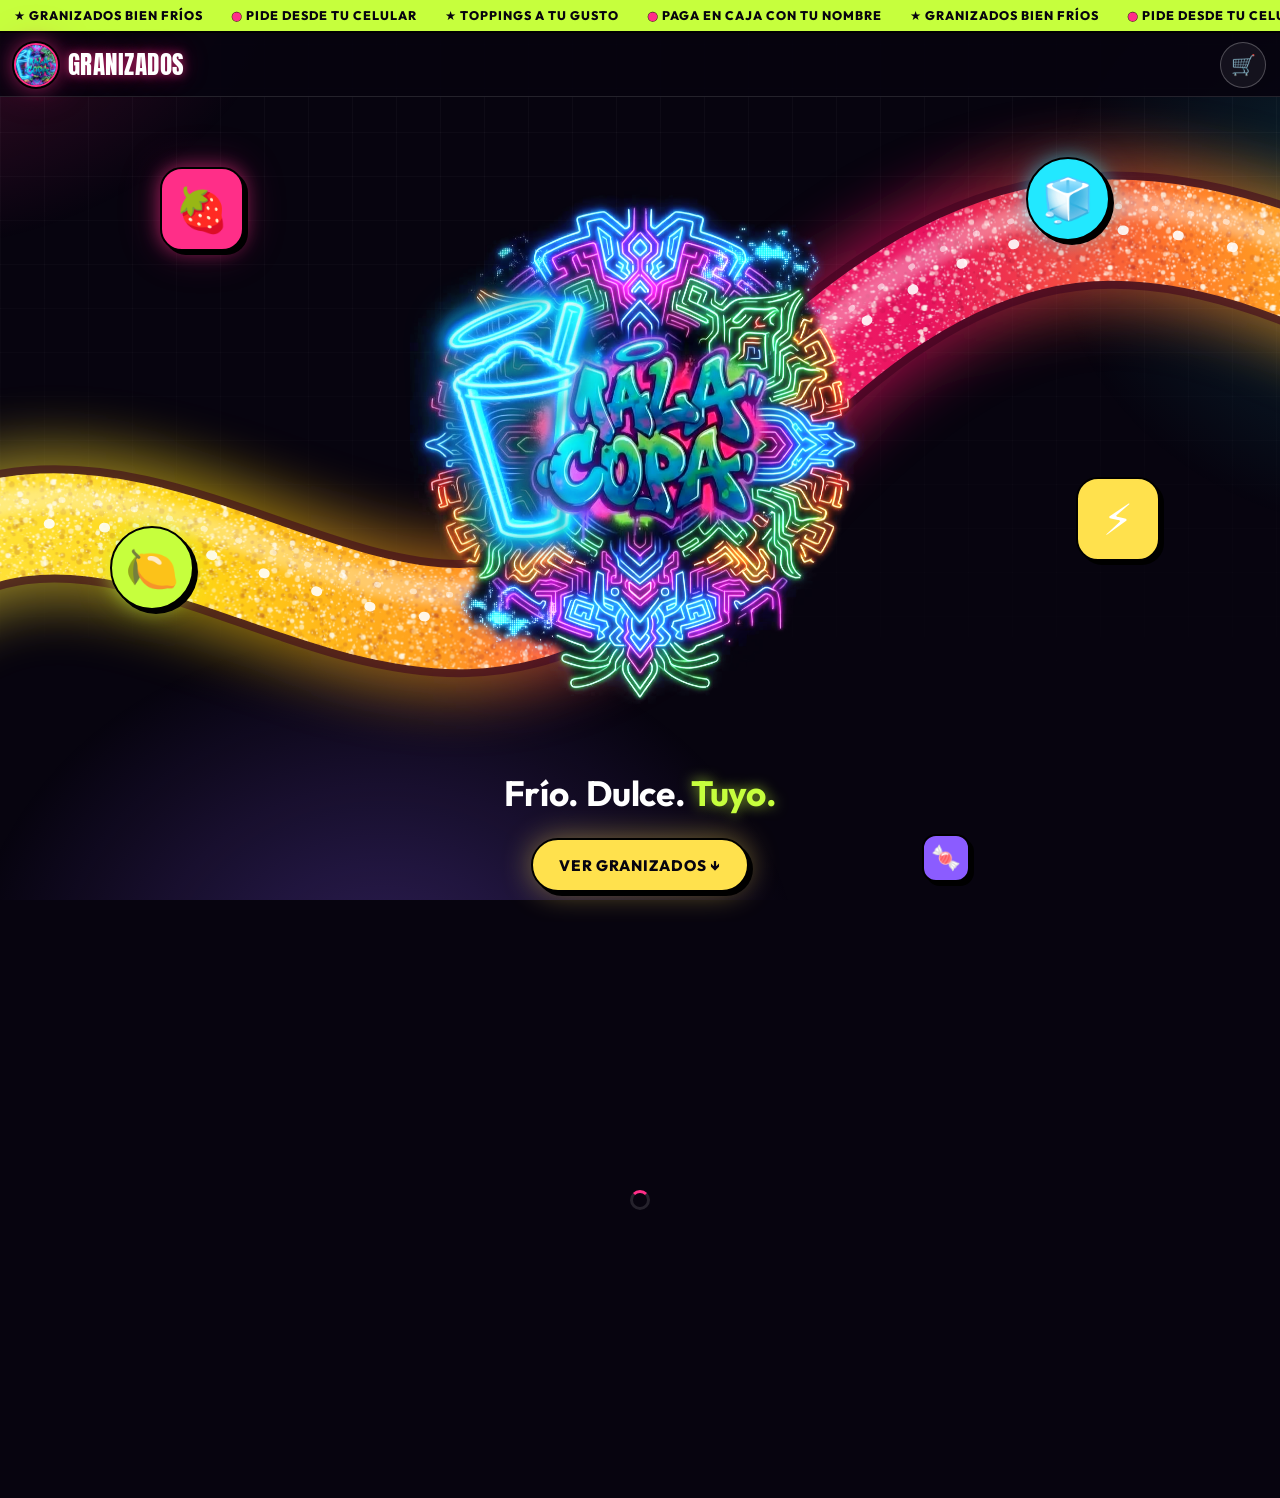
<file: index.html>
<!DOCTYPE html>
<html lang="es">
<head>
  <meta charset="UTF-8">
  <meta name="viewport" content="width=device-width, initial-scale=1">
  <title>Granizados</title>
  <link rel="icon" type="image/png" sizes="64x64" href="img/ala-copa-mark-64.png">
  <!-- La dirección principal del sitio abre el menú de pedidos -->
  <meta http-equiv="refresh" content="0; url=pedidos.html">
  <script>location.replace("pedidos.html" + location.hash);</script>
</head>
<body>
  <p><a href="pedidos.html">Ir al menú de pedidos</a></p>
</body>
</html>
</file>
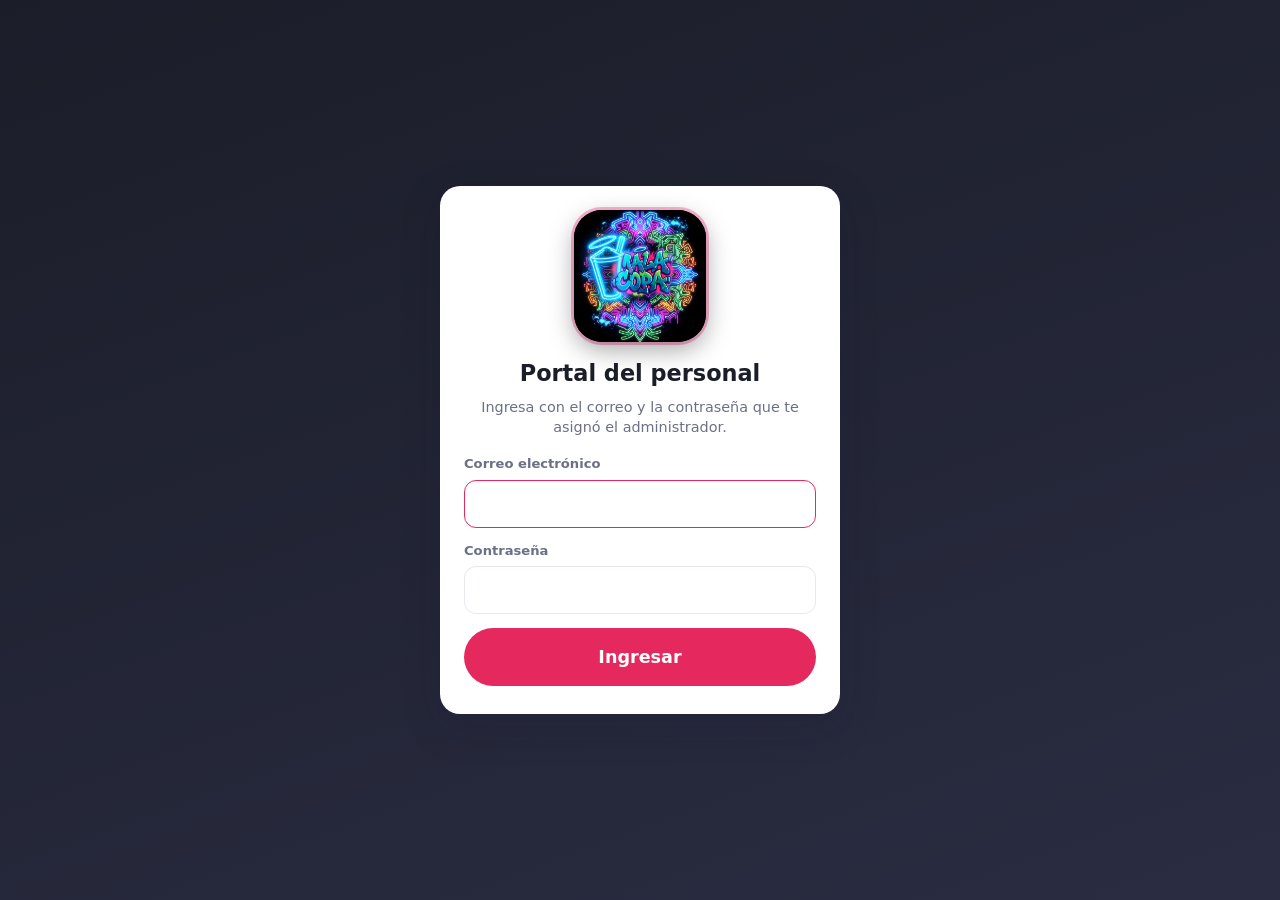
<file: admin.html>
<!DOCTYPE html>
<html lang="es">
<head>
  <meta charset="UTF-8">
  <meta name="viewport" content="width=device-width, initial-scale=1">
  <meta name="robots" content="noindex, nofollow">
  <meta name="theme-color" content="#1b1d29">
  <title>Granizados · Personal</title>
  <link rel="icon" type="image/png" sizes="64x64" href="img/ala-copa-mark-64.png">
  <link rel="apple-touch-icon" href="img/ala-copa-mark-180.png">
  <link rel="stylesheet" href="css/common.css?v=2">
  <style>
    body.no-scroll { overflow: hidden; }

    /* ---------- Estructura ---------- */
    .shell { display: grid; grid-template-columns: 220px 1fr; min-height: 100vh; }
    .side {
      position: sticky; top: 0; height: 100vh;
      background: #1b1d29; color: #fff; padding: 18px 12px; display: flex; flex-direction: column; gap: 4px;
    }
    .side-brand { display: flex; align-items: center; gap: 10px; font-weight: 800; font-size: 1.15rem; line-height: 1.2; padding: 2px 6px 18px; }
    .side-brand img { width: 46px; height: 46px; flex: none; border-radius: 12px; object-fit: cover; background: #000; box-shadow: 0 0 0 2px rgba(255, 46, 136, .45), 0 0 14px rgba(255, 46, 136, .3); }
    .side-brand small { display: block; font-weight: 500; font-size: .78rem; opacity: .6; }
    .nav-btn {
      display: flex; align-items: center; gap: 10px; width: 100%;
      padding: 12px; border: 0; border-radius: 12px; background: transparent; color: #c9cbd6;
      font-weight: 600; font-size: .98rem; text-align: left;
    }
    .nav-btn:hover { background: rgba(255,255,255,.06); color: #fff; }
    .nav-btn.active { background: var(--brand); color: #fff; }
    .nav-btn .ico { width: 22px; text-align: center; }
    .nav-badge { margin-left: auto; min-width: 24px; height: 24px; padding: 0 7px; border-radius: 12px; background: #ffd166; color: #1b1d29; font-size: .8rem; font-weight: 800; display: grid; place-items: center; }
    .side-foot { margin-top: auto; padding: 10px; font-size: .82rem; color: #9a9db0; word-break: break-all; }
    .side-foot .who b { display: block; color: #fff; font-size: .9rem; overflow: hidden; text-overflow: ellipsis; white-space: nowrap; }
    .side-foot .who small { display: block; color: #ffd166; font-weight: 700; font-size: .75rem; }
    .side-foot button { margin-top: 8px; background: rgba(255,255,255,.08); color: #fff; border: 0; border-radius: 8px; padding: 8px 12px; width: 100%; }
    .main { padding: 20px 24px 60px; min-width: 0; }
    .global-error { background: var(--danger-soft); color: var(--danger); border-radius: 12px; padding: 12px 16px; font-weight: 600; margin-bottom: 14px; }

    @media (max-width: 860px) {
      .shell { grid-template-columns: 1fr; }
      .side {
        position: fixed; top: auto; bottom: 0; left: 0; right: 0; height: auto; z-index: 80;
        flex-direction: row; padding: 6px; gap: 2px; box-shadow: 0 -4px 20px rgba(0,0,0,.2);
        overflow-x: auto; scrollbar-width: none;
      }
      .side::-webkit-scrollbar { display: none; }
      .side-brand, .side-foot .who { display: none; }
      .nav-btn { flex: 1 0 68px; flex-direction: column; gap: 2px; padding: 8px 2px; font-size: .7rem; text-align: center; position: relative; }
      .nav-btn .ico { font-size: 1.25rem; width: auto; }
      .nav-badge { position: absolute; top: 2px; right: 50%; transform: translateX(22px); margin: 0; height: 20px; min-width: 20px; font-size: .7rem; }
      .side-foot { margin: 0; padding: 0; display: flex; flex: none; }
      .side-foot button { margin: 0; width: auto; padding: 0 10px; font-size: .7rem; white-space: nowrap; }
      .main { padding: 14px 16px 100px; }
    }

    /* ---------- Barras de herramientas ---------- */
    .toolbar { display: flex; flex-wrap: wrap; align-items: center; gap: 12px; margin-bottom: 10px; }
    .view-title { margin: 0; flex: 1; font-size: 1.4rem; }
    .view-title small { color: var(--muted); font-weight: 500; font-size: 1rem; }
    .subtle { color: var(--muted); font-size: .88rem; margin: 4px 2px 14px; }
    .search-wrap { position: relative; flex: 1 1 360px; }
    .search-icon { position: absolute; left: 16px; top: 50%; transform: translateY(-50%); font-size: 1.1rem; }
    .search {
      width: 100%; height: 56px; padding: 0 16px 0 48px; border-radius: 14px;
      border: 2px solid var(--line); background: var(--surface); font-size: 1.15rem; font-weight: 500;
    }
    .search:focus { outline: none; border-color: var(--brand); }
    .chips { display: flex; gap: 6px; }
    .chips button { padding: 10px 16px; border-radius: 999px; border: 1.5px solid var(--line); background: var(--surface); font-weight: 600; }
    .chips button.active { background: var(--text); border-color: var(--text); color: #fff; }

    /* ---------- Tarjetas de pedido ---------- */
    .orders-grid { display: grid; grid-template-columns: repeat(auto-fill, minmax(320px, 1fr)); gap: 16px; align-items: start; }
    .order { background: var(--surface); border-radius: var(--radius); box-shadow: var(--shadow); padding: 16px; border-top: 5px solid var(--warn); }
    .order.is-paid { border-top-color: var(--ok); }
    .flash { animation: flash 1.6s ease 2; }
    @keyframes flash { 0%, 100% { box-shadow: var(--shadow); } 50% { box-shadow: 0 0 0 4px #ffd166, var(--shadow-lg); } }
    .o-head { display: flex; justify-content: space-between; align-items: flex-start; gap: 10px; }
    .o-no { font-weight: 800; font-size: 1.2rem; }
    .o-time { color: var(--muted); font-size: .88rem; }
    .pay-badge { padding: 5px 10px; border-radius: 999px; font-size: .78rem; font-weight: 700; white-space: nowrap; }
    .pay-badge.efectivo { background: var(--ok-soft); color: #0e7d45; }
    .pay-badge.transferencia { background: var(--ice-soft); color: #08758b; }
    .o-client { margin: 10px 0 4px; }
    .o-client span, .t-client span { display: block; color: var(--muted); font-size: .75rem; font-weight: 700; letter-spacing: .06em; }
    .o-client strong { font-size: 1.5rem; text-transform: uppercase; line-height: 1.15; word-break: break-word; }
    .o-items { border-top: 1px solid var(--line); margin-top: 8px; }
    .o-total { display: flex; justify-content: space-between; align-items: baseline; padding: 10px 0; border-top: 2px solid var(--text); margin-top: 4px; font-weight: 700; }
    .o-total strong { font-size: 1.5rem; }
    .o-pay { border-radius: 12px; padding: 12px; }
    .o-pay.pending { background: var(--warn-soft); }
    .o-pay.paid { background: var(--ok-soft); }
    .o-pay-row { display: flex; justify-content: space-between; font-size: .95rem; padding: 2px 0; }
    .o-pay-row span { color: var(--muted); font-weight: 600; }
    .o-pay-status { font-weight: 700; margin: 4px 0 10px; }
    .o-pay.paid .o-pay-status { color: #0e7d45; margin-bottom: 6px; }
    .o-pay-actions { display: grid; grid-template-columns: 1fr 2fr; gap: 8px; }
    .o-pay-actions .btn { padding-left: 8px; padding-right: 8px; }
    .o-pay-note { font-size: .85rem; color: var(--warn); font-weight: 600; margin-bottom: 4px; }
    .o-prep { margin-top: 8px; padding-top: 8px; border-top: 1px solid rgba(0,0,0,.08); font-weight: 600; color: var(--warn); }
    .o-prep.done { color: #0e7d45; }

    .empty-box { background: var(--surface); border-radius: var(--radius); padding: 40px 20px; text-align: center; color: var(--muted); grid-column: 1 / -1; }
    .empty-box.big { font-size: 1.2rem; padding: 70px 20px; }
    .empty-box small { font-size: .9rem; }

    /* ---------- Preparación ---------- */
    .tickets { display: grid; grid-template-columns: repeat(auto-fill, minmax(300px, 1fr)); gap: 16px; align-items: start; }
    .ticket { background: #fffdf5; border: 2px solid #1b1d29; border-radius: var(--radius); padding: 16px; }
    .t-head { display: flex; justify-content: space-between; align-items: baseline; border-bottom: 2px dashed #1b1d29; padding-bottom: 8px; }
    .t-no { font-size: 1.35rem; font-weight: 800; }
    .t-time { color: var(--muted); font-size: .88rem; }
    .t-client { margin: 10px 0; }
    .t-client strong { font-size: 1.8rem; text-transform: uppercase; line-height: 1.1; word-break: break-word; }
    .t-prod { border-top: 1px solid #d9d6c6; padding-top: 10px; margin-top: 10px; }
    .t-prod h3 { margin: 0 0 8px; font-size: 1.2rem; text-transform: uppercase; }
    .t-prod h3 span { background: var(--brand); color: #fff; border-radius: 8px; padding: 1px 8px; font-size: 1rem; margin-left: 6px; }
    .t-unit { background: #fff; border: 1.5px solid #e5e1cf; border-radius: 12px; padding: 10px 12px; margin-bottom: 8px; font-size: 1.05rem; }
    .t-unit-h { font-weight: 800; color: var(--brand); text-transform: uppercase; font-size: .9rem; letter-spacing: .04em; }
    .t-tops-h { margin-top: 4px; }
    .t-unit ul { margin: 2px 0 0; padding-left: 22px; }
    .t-unit li { font-weight: 700; font-size: 1.1rem; }
    .t-none { margin-top: 4px; font-style: italic; color: var(--muted); }
    .ticket .btn { margin-top: 8px; }
    .t-mix { margin-top: 4px; padding: 4px 8px; border-radius: 8px; background: #efe9ff; color: #5b3fc4; font-size: 1rem; }
    /* Acompañantes: recuadro aparte para no confundirlos con los granizados */
    .t-sides { margin-top: 14px; padding: 10px 12px; border: 2px dashed #d97a06; border-radius: 12px; background: #fff6e5; }
    .t-sides h3 { margin: 0 0 6px; font-size: 1.05rem; text-transform: uppercase; color: #a35a00; }
    .t-sides h3 small { font-weight: 600; font-size: .78rem; text-transform: none; color: var(--muted); }
    .t-sides ul { margin: 0; padding-left: 0; list-style: none; }
    .t-sides li { font-weight: 700; font-size: 1.1rem; padding: 2px 0; }
    .t-sides li span { display: inline-block; min-width: 38px; color: #a35a00; }

    /* ---------- Promos (admin) ---------- */
    .promo-thumb { background: var(--pc) !important; border: 2px solid #1b1d29; }
    .promo-thumb b { font-size: 1.3rem; font-weight: 900; color: #fff; -webkit-text-stroke: 1px #1b1d29; text-align: center; line-height: 1; padding: 4px; word-break: break-word; }
    .promo-chip { display: inline-block; padding: 1px 8px; border-radius: 6px; background: #1b1d29; color: #ffe14d; font-weight: 900; font-size: .85rem; }
    .color-pick { align-items: center; }
    .color-pick input { margin: 0; }
    .swatch { width: 22px; height: 22px; border-radius: 50%; border: 2px solid #1b1d29; flex: none; }

    /* ---------- Parqueadero (admin) ---------- */
    .pk-top { display: grid; grid-template-columns: minmax(260px, 340px) 1fr; gap: 16px; align-items: start; }
    @media (max-width: 900px) { .pk-top { grid-template-columns: 1fr; } }
    .pk-rate { display: flex; flex-direction: column; gap: 10px; }
    .pk-rate .money-input input { font-size: 1.5rem !important; }
    .pk-kpis { margin: 0; }
    .pk-hist-form { display: grid; grid-template-columns: 2fr 1fr 1fr auto; gap: 12px; align-items: end; margin-bottom: 12px; }
    @media (max-width: 760px) { .pk-hist-form { grid-template-columns: 1fr 1fr; } .pk-hist-form .field:first-child { grid-column: 1 / -1; } }
    .pk-table { min-width: 720px; }
    .pk-table tbody tr { cursor: default; }
    .pk-table tfoot td { padding: 12px 14px; border-top: 2px solid var(--text); }
    .pk-row-pend { background: #fff8f7; }
    .pk-name { text-transform: uppercase; font-weight: 600; }
    .pk-act { text-align: right; white-space: nowrap; }
    .pk-sub { color: var(--muted); font-size: .78rem; margin-top: 2px; }
    .pk-h { margin: 18px 2px 8px; font-size: 1rem; }
    .plate {
      display: inline-block; padding: 3px 10px; border-radius: 6px; border: 2px solid #1b1d29;
      background: #ffd400; color: #1b1d29; font-weight: 800; letter-spacing: .08em; font-family: ui-monospace, Consolas, monospace;
    }
    .pk-status { display: inline-block; padding: 3px 9px; border-radius: 999px; font-size: .76rem; font-weight: 800; white-space: nowrap; }
    .pk-status.pend { background: var(--danger-soft); color: var(--danger); }
    .pk-status.ok { background: var(--ok-soft); color: #0e7d45; }
    .pk-status.out { background: #eceef4; color: var(--muted); }

    /* ---------- Historial ---------- */
    .panel { background: var(--surface); border-radius: var(--radius); box-shadow: var(--shadow); padding: 16px; }
    .hist-form { display: grid; grid-template-columns: 2fr 1fr 1fr 1fr 1fr auto; gap: 12px; align-items: end; margin-bottom: 12px; }
    @media (max-width: 1100px) { .hist-form { grid-template-columns: 1fr 1fr; } .hist-form .field:first-child { grid-column: 1 / -1; } }
    .hist-list { display: flex; flex-direction: column; gap: 8px; }
    .hist-row { background: var(--surface); border-radius: 12px; box-shadow: var(--shadow); }
    .hist-row summary {
      display: grid; grid-template-columns: 80px 140px 1fr 120px 150px 110px; gap: 10px; align-items: center;
      padding: 12px 16px; cursor: pointer; list-style: none;
    }
    .hist-row summary::-webkit-details-marker { display: none; }
    .hist-row[open] summary { border-bottom: 1px solid var(--line); }
    .hist-row .order { box-shadow: none; border-radius: 0 0 12px 12px; }
    .h-no { font-weight: 800; }
    .h-date { color: var(--muted); font-size: .88rem; }
    .h-name { font-weight: 700; text-transform: uppercase; overflow: hidden; text-overflow: ellipsis; white-space: nowrap; }
    .h-total { font-weight: 700; text-align: right; }
    .h-status { font-size: .8rem; font-weight: 700; padding: 3px 8px; border-radius: 999px; justify-self: start; }
    .h-status.ok { background: var(--ok-soft); color: #0e7d45; }
    .h-status.pend { background: var(--warn-soft); color: var(--warn); }
    @media (max-width: 760px) {
      .hist-row summary { grid-template-columns: auto 1fr auto; }
      .h-date, .h-pay { display: none; }
      .h-status { grid-column: 2; grid-row: 2; }
    }

    /* ---------- Catálogo (productos / toppings) ---------- */
    .cat-list { display: grid; grid-template-columns: repeat(auto-fill, minmax(340px, 1fr)); gap: 12px; }
    .cat-item { display: flex; gap: 12px; align-items: center; background: var(--surface); border-radius: var(--radius); box-shadow: var(--shadow); padding: 12px; }
    .cat-item.inactive { opacity: .6; }
    .ci-img { width: 84px; height: 84px; flex: none; border-radius: 12px; overflow: hidden; background: var(--ice-soft); display: grid; place-items: center; font-size: 2rem; }
    .cat-item.small .ci-img { width: 56px; height: 56px; font-size: 1.5rem; }
    .ci-img img { width: 100%; height: 100%; object-fit: cover; }
    .ci-main { flex: 1; min-width: 0; }
    .ci-name { font-weight: 700; font-size: 1.05rem; }
    .ci-meta { color: var(--muted); font-size: .82rem; overflow: hidden; text-overflow: ellipsis; display: -webkit-box; -webkit-line-clamp: 2; -webkit-box-orient: vertical; }
    .ci-price { font-weight: 800; font-size: 1.1rem; margin-top: 2px; }
    .ci-actions { display: flex; flex-direction: column; align-items: flex-end; gap: 8px; }
    .ci-sizes { display: flex; flex-wrap: wrap; gap: 4px 6px; margin: 4px 0 2px; }
    .ci-sizes span { background: var(--bg); border-radius: 8px; padding: 2px 8px; font-size: .88rem; font-weight: 700; font-variant-numeric: tabular-nums; }
    .ci-sizes b { color: var(--brand); }
    .ci-sizes + div .cost-tag { margin-left: 0; }

    /* ---------- Tamaños del producto ---------- */
    .size-head, .size-row { display: grid; grid-template-columns: minmax(120px, 1fr) minmax(150px, 1fr) 34px; gap: 8px; align-items: center; }
    .size-head { font-size: .72rem; font-weight: 700; color: var(--muted); text-transform: uppercase; letter-spacing: .04em; padding: 4px 8px; }
    .size-row { padding: 8px; border-radius: 12px; border: 1.5px solid transparent; margin-bottom: 6px; background: var(--bg); }
    .size-row.current { border-color: var(--brand); background: #fff; }
    .size-row input[data-s="name"] { min-height: 44px; padding: 8px 12px; border-radius: 10px; border: 1.5px solid var(--line); background: #fff; font-size: 1rem; font-weight: 700; }
    .size-row input:focus { outline: none; border-color: var(--brand); }
    .size-row .money-input input { min-height: 42px; width: 100%; }
    .size-note { grid-column: 1 / -1; color: var(--muted); font-size: .8rem; padding-left: 2px; }
    .size-note .neg { color: var(--danger); }
    .size-tabs { flex-wrap: wrap; margin: 2px 0 6px; }
    .copy-recipe { margin-bottom: 8px; }
    .copy-recipe select { min-height: 38px; padding: 6px 10px; border-radius: 8px; border: 1.5px dashed var(--brand); background: #fff; font-weight: 600; color: var(--brand); }
    .size-tag { display: inline-block; padding: 1px 7px; border-radius: 999px; background: var(--ice-soft); color: #08758b; font-weight: 700; font-size: .78em; vertical-align: middle; }
    .t-size { font-style: normal; background: #1b1d29; color: #fff; border-radius: 8px; padding: 1px 8px; font-size: 1rem; }

    .switch { display: inline-flex; align-items: center; gap: 8px; cursor: pointer; user-select: none; }
    .switch input { position: absolute; opacity: 0; width: 1px; height: 1px; }
    .switch span { width: 44px; height: 26px; border-radius: 13px; background: #c9ccd8; position: relative; transition: background .15s; flex: none; }
    .switch span::after { content: ""; position: absolute; top: 3px; left: 3px; width: 20px; height: 20px; border-radius: 50%; background: #fff; transition: transform .15s; box-shadow: 0 1px 3px rgba(0,0,0,.2); }
    .switch input:checked + span { background: var(--ok); }
    .switch input:checked + span::after { transform: translateX(18px); }
    .switch input:focus-visible + span { outline: 3px solid var(--ice); outline-offset: 2px; }
    .switch em { font-style: normal; font-size: .82rem; font-weight: 600; color: var(--muted); }
    .switch.big em { font-size: .95rem; color: var(--text); }

    /* ---------- Formularios ---------- */
    .field { display: flex; flex-direction: column; gap: 6px; }
    .field > span, .field-label { font-size: .82rem; font-weight: 700; color: var(--muted); letter-spacing: .02em; }
    .field input:not([type=checkbox]):not([type=radio]), .field select, .field textarea, .img-actions input[type=url] {
      width: 100%; min-height: 46px; padding: 10px 12px; border-radius: 10px; border: 1.5px solid var(--line); background: #fff; font-size: 1rem;
    }
    .field textarea { resize: vertical; }
    .field input:focus, .field select:focus, .field textarea:focus, .img-actions input:focus { outline: none; border-color: var(--brand); }
    .field.inline { margin-top: 10px; }
    .field.inline input { max-width: 120px; }
    .money-input { display: flex; align-items: center; border: 1.5px solid var(--line); border-radius: 10px; background: #fff; padding-left: 12px; }
    .money-input:focus-within { border-color: var(--brand); }
    .money-input span { font-weight: 700; color: var(--muted); }
    .money-input input { border: 0 !important; font-weight: 700; font-size: 1.15rem !important; }
    .form-grid { display: grid; grid-template-columns: 1fr 1fr; gap: 14px; }
    .span2 { grid-column: 1 / -1; }
    @media (max-width: 560px) { .form-grid { grid-template-columns: 1fr; } }
    .fs { border: 1.5px solid var(--line); border-radius: 12px; padding: 12px 14px; margin: 0; }
    .fs legend { font-weight: 700; padding: 0 6px; }
    .check-grid { display: grid; grid-template-columns: repeat(auto-fill, minmax(200px, 1fr)); gap: 6px; }
    .check, .radio { display: flex; gap: 10px; align-items: flex-start; padding: 8px 10px; border-radius: 10px; background: var(--bg); cursor: pointer; }
    .radio { background: none; padding: 6px 0; }
    .check input, .radio input { width: 20px; height: 20px; margin: 1px 0 0; accent-color: var(--brand); flex: none; }
    .check small { color: var(--muted); }
    .check.inactive { opacity: .6; }
    .mini-actions { margin-top: 8px; font-size: .88rem; color: var(--muted); }
    .link { background: none; border: 0; padding: 0; color: var(--brand); font-weight: 600; }
    .field-hint { color: var(--muted); font-size: .85rem; }
    .form-error { background: var(--danger-soft); color: var(--danger); border-radius: 10px; padding: 10px 12px; margin: 0; font-weight: 600; }

    .img-picker { display: flex; gap: 14px; align-items: flex-start; flex-wrap: wrap; }
    .img-preview { width: 180px; aspect-ratio: 16 / 11; border-radius: 12px; overflow: hidden; background: var(--ice-soft); display: grid; place-items: center; color: var(--muted); font-size: .85rem; flex: none; }
    .img-preview img { width: 100%; height: 100%; object-fit: cover; }
    .img-actions { flex: 1; min-width: 200px; display: flex; flex-direction: column; gap: 8px; align-items: flex-start; }
    .file-btn { cursor: pointer; }

    /* ---------- Costeo ---------- */
    .grow { flex: 1; margin: 0; }
    .cost-tag { display: inline-block; margin-left: 6px; padding: 2px 8px; border-radius: 999px; background: var(--ok-soft); color: #0e7d45; font-size: .74rem; font-weight: 700; vertical-align: middle; }
    .cost-tag.none { background: var(--soft, #eef0f5); color: var(--muted); }
    .cost-tag.bad { background: var(--danger-soft); color: var(--danger); }
    .muted-inline { color: var(--muted); font-weight: 500; font-size: .8rem; }
    .o-cost { font-size: .85rem; color: var(--muted); margin: -2px 0 10px; }

    .costing-fs { background: #fbfcff; }
    .cost-layout { display: grid; grid-template-columns: minmax(0, 1fr) 300px; gap: 18px; align-items: start; }
    @media (max-width: 900px) { .cost-layout { grid-template-columns: 1fr; } }
    .cost-h { margin: 16px 0 8px; font-size: .95rem; }
    .cost-h:first-child { margin-top: 4px; }
    .cost-h small { font-weight: 500; color: var(--muted); margin-left: 6px; font-size: .8rem; }
    .opt-row { display: flex; flex-wrap: wrap; gap: 6px 16px; align-items: center; }
    .opt-col { display: flex; flex-direction: column; }
    .small-input { width: 110px !important; min-height: 40px !important; }
    .inline-field { flex-direction: row; align-items: center; gap: 10px; }

    .rc-head, .rc-row { display: grid; grid-template-columns: minmax(150px, 1.6fr) 90px 80px minmax(140px, 1.5fr) 34px; gap: 8px; align-items: center; }
    .rc-head { font-size: .72rem; font-weight: 700; color: var(--muted); text-transform: uppercase; letter-spacing: .04em; padding: 0 2px 4px; }
    .rc-row { padding: 6px 0; border-top: 1px solid var(--line); }
    .rc-row select, .rc-row input { width: 100%; min-height: 40px; padding: 6px 8px; border-radius: 8px; border: 1.5px solid var(--line); background: #fff; font-size: .92rem; }
    .rc-row select:focus, .rc-row input:focus { outline: none; border-color: var(--brand); }
    .rc-cost b { display: block; font-size: .98rem; }
    .rc-cost small { display: block; color: var(--muted); font-size: .72rem; line-height: 1.3; }
    .rc-err { color: var(--danger); font-size: .8rem; font-weight: 600; }
    .rc-hint { color: var(--muted); font-size: .8rem; }
    .icon-x.small { width: 32px; height: 32px; font-size: 1.2rem; }
    .rc-total { padding: 10px 2px; border-top: 2px solid var(--text); font-size: .95rem; }
    .rc-total small { color: var(--muted); }
    .rc-actions { display: flex; flex-wrap: wrap; gap: 8px; margin-top: 8px; }
    .rc-new { margin-top: 10px; padding: 12px; border: 1.5px dashed var(--brand); border-radius: 12px; background: #fff; }
    .rc-new-title { font-weight: 700; margin-bottom: 8px; }
    @media (max-width: 640px) {
      .rc-head { display: none; }
      .rc-row { grid-template-columns: 1fr 80px 74px 32px; }
      .rc-row select[data-f="supply"] { grid-column: 1 / -1; }
      .rc-row .rc-cost { grid-column: 1 / 4; grid-row: 2; }
      .rc-row [data-f="qty"] { grid-row: 2; }
    }

    .sup-grid { display: grid; grid-template-columns: repeat(3, minmax(0, 1fr)); gap: 12px; }
    .sup-grid .sup-name { grid-column: span 2; }
    .sup-preview { grid-column: 1 / -1; background: var(--ice-soft); border-radius: 10px; padding: 10px 12px; font-size: .92rem; }
    .sup-preview small { color: var(--muted); }
    @media (max-width: 640px) { .sup-grid { grid-template-columns: 1fr 1fr; } .sup-grid .sup-name { grid-column: 1 / -1; } }
    .form-grid.one { grid-template-columns: 1fr; }
    .two-cols { display: grid; grid-template-columns: 1fr 1fr; gap: 12px; }

    .oh-list { display: flex; flex-direction: column; gap: 6px; }
    .oh-item { align-items: center; }
    .oh-item span { flex: 1; }
    .oh-item em { font-style: normal; font-weight: 700; }

    .money-input.is-auto { background: var(--ok-soft); border-color: #9bdcb8; }
    .money-input.is-auto input { background: transparent; }

    .cost-summary { position: sticky; top: 0; background: #fff; border: 1.5px solid var(--line); border-radius: 14px; padding: 14px; }
    .cs-title { font-weight: 800; font-size: .8rem; text-transform: uppercase; letter-spacing: .06em; color: var(--muted); margin-bottom: 6px; }
    .cs-row { display: flex; justify-content: space-between; gap: 10px; padding: 5px 0; font-size: .9rem; align-items: baseline; }
    .cs-row > span { color: var(--text); }
    .cs-row small { display: block; color: var(--muted); font-size: .72rem; line-height: 1.3; }
    .cs-row b { white-space: nowrap; font-variant-numeric: tabular-nums; }
    .cs-sub { border-top: 1px dashed var(--line); font-weight: 600; }
    .cs-total { border-top: 2px solid var(--text); margin-top: 4px; padding-top: 8px; font-weight: 800; }
    .cs-total b { font-size: 1.2rem; }
    .cs-price b { font-size: 1.1rem; }
    .cs-good b { color: #0e7d45; }
    .cs-bad b { color: var(--danger); }
    .cs-sep { height: 10px; }
    .cs-bar { display: flex; height: 12px; border-radius: 6px; overflow: hidden; margin-top: 10px; background: var(--line); }
    .cs-bar-cost { background: #f4a259; }
    .cs-bar-profit { background: var(--ok); }
    .cs-bar-legend { display: flex; justify-content: space-between; font-size: .74rem; color: var(--muted); margin-top: 4px; }
    .cs-warn { margin-top: 10px; background: var(--warn-soft); border-radius: 10px; padding: 8px 10px; font-size: .8rem; }
    .cs-warn p { margin: 2px 0; }

    .kpis { display: grid; grid-template-columns: repeat(auto-fit, minmax(190px, 1fr)); gap: 12px; margin-bottom: 8px; }
    .kpi { background: var(--surface); border-radius: var(--radius); box-shadow: var(--shadow); padding: 14px 16px; border-left: 5px solid var(--ice); }
    .kpi.good { border-left-color: var(--ok); }
    .kpi.warn { border-left-color: var(--warn); }
    .kpi span { display: block; color: var(--muted); font-size: .78rem; font-weight: 700; text-transform: uppercase; letter-spacing: .04em; }
    .kpi b { display: block; font-size: 1.25rem; margin-top: 2px; }
    .kpi small { color: var(--muted); font-weight: 600; }
    .sub-title { margin: 22px 2px 10px; font-size: 1.1rem; }
    .sub-title small { color: var(--muted); font-weight: 500; font-size: .82rem; margin-left: 6px; }
    .table-wrap { overflow-x: auto; background: var(--surface); border-radius: var(--radius); box-shadow: var(--shadow); }
    .ctable { width: 100%; border-collapse: collapse; font-size: .92rem; min-width: 640px; }
    .ctable th { text-align: left; font-size: .74rem; text-transform: uppercase; letter-spacing: .04em; color: var(--muted); padding: 12px 14px; border-bottom: 1px solid var(--line); white-space: nowrap; }
    .ctable td { padding: 11px 14px; border-bottom: 1px solid var(--line); font-variant-numeric: tabular-nums; }
    .ctable tbody tr { cursor: pointer; }
    .ctable tbody tr:hover { background: #f7f8fc; }
    .ctable tr:last-child td { border-bottom: 0; }
    .ctable .pos { color: #0e7d45; font-weight: 700; }
    .ctable .neg { color: var(--danger); font-weight: 700; }
    .row-bad { background: var(--danger-soft); }
    .row-pending td { color: var(--muted); }
    .mcell { min-width: 150px; vertical-align: middle; }
    .mcell-in { display: flex; align-items: center; gap: 8px; }
    .mbar { flex: 1; height: 8px; border-radius: 4px; background: var(--line); overflow: hidden; }
    .mbar span { display: block; height: 100%; background: var(--ok); }
    .mbar.low span { background: var(--warn); }
    .mbar.neg span { background: var(--danger); }
    .err-tag { background: var(--warn-soft); color: var(--warn); padding: 2px 7px; border-radius: 999px; font-weight: 700; font-size: .72rem; }
    .muted-tag { color: var(--muted); }
    .mode-tag { background: var(--ice-soft); color: #08758b; padding: 2px 8px; border-radius: 999px; font-weight: 700; font-size: .74rem; }

    /* ---------- Modal ---------- */
    .modal-backdrop { position: fixed; inset: 0; z-index: 200; background: rgba(15,18,35,.55); display: grid; place-items: center; padding: 16px; }
    .modal { width: 100%; max-width: 460px; max-height: calc(100vh - 32px); max-height: calc(100dvh - 32px); background: var(--surface); border-radius: 20px; box-shadow: var(--shadow-lg); display: flex; flex-direction: column; overflow: hidden; }
    .modal.wide { max-width: 1040px; }
    .modal-head { display: flex; align-items: center; justify-content: space-between; padding: 14px 18px; border-bottom: 1px solid var(--line); }
    .modal-head h3 { margin: 0; font-size: 1.15rem; }
    .icon-x { width: 38px; height: 38px; border-radius: 50%; border: 0; background: var(--bg); font-size: 1.5rem; line-height: 1; }
    .modal-body { padding: 18px; overflow-y: auto; }
    .modal-foot { display: flex; gap: 10px; align-items: center; justify-content: flex-end; padding: 12px 18px; border-top: 1px solid var(--line); flex-wrap: wrap; }
    .spacer { flex: 1; }
    @media (max-width: 560px) {
      .modal-backdrop { padding: 0; align-items: end; }
      .modal, .modal.wide { max-width: none; border-radius: 20px 20px 0 0; max-height: 94vh; max-height: 94dvh; }
    }

    .pay-modal { display: flex; flex-direction: column; gap: 14px; }
    .pm-client { font-size: 1.05rem; text-transform: uppercase; }
    .pm-total { display: flex; justify-content: space-between; align-items: baseline; background: var(--bg); border-radius: 12px; padding: 14px 16px; }
    .pm-total span, .pm-change span { font-weight: 700; color: var(--muted); }
    .pm-total strong { font-size: 2rem; }
    .seg { display: grid; grid-template-columns: 1fr 1fr; gap: 6px; background: var(--bg); padding: 4px; border-radius: 12px; }
    .seg button { border: 0; border-radius: 9px; padding: 10px; font-weight: 700; background: transparent; }
    .seg button.active { background: var(--surface); box-shadow: var(--shadow); }
    .pm-warn { margin: 0; color: var(--warn); font-weight: 600; font-size: .9rem; }
    .pay-modal .money-input input { font-size: 1.6rem !important; min-height: 58px; }
    .quick { display: flex; flex-wrap: wrap; gap: 6px; }
    .quick button { padding: 8px 12px; border-radius: 10px; border: 1.5px solid var(--line); background: #fff; font-weight: 600; }
    .pm-change { display: flex; justify-content: space-between; align-items: baseline; background: var(--ok-soft); border-radius: 12px; padding: 14px 16px; }
    .pm-change strong { font-size: 2rem; color: #0e7d45; }
    .pm-error { margin: 0; color: var(--danger); font-weight: 700; }
    .pm-transfer { background: var(--ice-soft); border-radius: 12px; padding: 14px 16px; }
    .pm-transfer p { margin: 0; }
    .side { overflow-y: auto; }

    /* ---------- Tablas: utilidades ---------- */
    .ctable .num { text-align: right; }
    .ctable th.num { text-align: right; }
    .nowrap { white-space: nowrap; }
    .ctable tbody tr:not(.clickable) { cursor: default; }
    .ctable tbody tr.clickable { cursor: pointer; }
    .ctable tfoot td { padding: 12px 14px; border-top: 2px solid var(--text); font-weight: 800; }
    .row-void td { color: var(--muted); text-decoration: line-through; }
    .row-void td:last-child { text-decoration: none; }
    .danger-link { color: var(--danger); }
    .loading-screen.small { min-height: 200px; }
    .is-loading { opacity: .55; transition: opacity .15s; pointer-events: none; }

    /* ---------- Extras: punto de venta ---------- */
    .ex-kpis { margin-bottom: 14px; }
    .pos-layout { display: grid; grid-template-columns: minmax(0, 1fr) 360px; gap: 18px; align-items: start; }
    @media (max-width: 1000px) { .pos-layout { grid-template-columns: 1fr; } }
    .pos-search { margin-bottom: 4px; }
    .pos-cat { margin: 16px 2px 8px; font-size: .78rem; font-weight: 800; letter-spacing: .08em; text-transform: uppercase; color: var(--muted); }
    .pos-grid { display: grid; grid-template-columns: repeat(auto-fill, minmax(150px, 1fr)); gap: 10px; }
    .pos-btn {
      position: relative; display: flex; flex-direction: column; align-items: flex-start; gap: 2px; text-align: left;
      min-height: 112px; padding: 12px; border-radius: 14px; border: 2px solid transparent;
      background: var(--surface); box-shadow: var(--shadow); transition: transform .08s, border-color .15s;
    }
    .pos-btn:hover { border-color: var(--line); }
    .pos-btn:active { transform: scale(.97); }
    .pos-btn.in { border-color: var(--ok); background: #f6fdf9; }
    .pos-btn b { font-size: .98rem; line-height: 1.2; }
    .pos-emoji { font-size: 1.7rem; line-height: 1; margin-bottom: 4px; }
    .pos-price { margin-top: auto; font-weight: 800; color: var(--brand); font-variant-numeric: tabular-nums; }
    .pos-qty { position: absolute; top: 8px; right: 8px; min-width: 28px; height: 28px; padding: 0 8px; border-radius: 14px; background: var(--ok); color: #fff; font-style: normal; font-weight: 800; display: grid; place-items: center; }
    .pos-ticket { position: sticky; top: 12px; display: flex; flex-direction: column; gap: 12px; background: var(--surface); border-radius: var(--radius); box-shadow: var(--shadow); padding: 16px; }
    .tk-title { display: flex; justify-content: space-between; align-items: center; font-weight: 800; text-transform: uppercase; letter-spacing: .05em; font-size: .82rem; color: var(--muted); }
    .tk-lines { display: flex; flex-direction: column; max-height: 300px; overflow-y: auto; }
    .tk-line { display: grid; grid-template-columns: 1fr auto 78px; gap: 8px; align-items: center; padding: 8px 0; border-bottom: 1px dashed var(--line); }
    .tk-name small { display: block; color: var(--muted); font-size: .78rem; }
    .tk-qty { display: flex; align-items: center; gap: 6px; }
    .tk-qty button { width: 32px; height: 32px; border-radius: 50%; border: 1.5px solid var(--line); background: #fff; font-weight: 800; font-size: 1.1rem; line-height: 1; }
    .tk-qty span { min-width: 22px; text-align: center; font-weight: 800; }
    .tk-sub { text-align: right; font-variant-numeric: tabular-nums; }
    .tk-empty { color: var(--muted); text-align: center; padding: 24px 8px; border: 1.5px dashed var(--line); border-radius: 12px; }
    .pos-ticket .pm-total strong { font-size: 1.8rem; }
    .pos-ticket .pm-change strong { font-size: 1.5rem; }
    .pos-ticket .money-input input { font-size: 1.4rem !important; min-height: 52px; }
    .ex-sales-form { display: flex; flex-wrap: wrap; align-items: end; gap: 12px; margin-bottom: 12px; }
    .ex-table { min-width: 560px; }

    /* ---------- Contabilidad ---------- */
    .acc-tabs { flex-wrap: wrap; }
    .acc-filter { display: flex; flex-wrap: wrap; align-items: end; gap: 12px; margin-bottom: 14px; }
    .acc-filter .field { min-width: 150px; }
    .acc-filter .chips { flex-wrap: wrap; }
    .acc-filter .chips button { padding: 8px 12px; font-size: .88rem; }
    .er-method { min-width: 260px !important; max-width: 340px; }
    .acc-note { background: var(--warn-soft); border-radius: 12px; padding: 10px 14px; margin: 4px 0 12px; font-size: .9rem; }
    .acc-note p { margin: 2px 0; }
    .acc-hist-bar { margin-top: 10px; }
    .acc-hist-bar .sub-title { margin: 12px 2px 4px; }
    .acc-search, .acc-select { min-height: 44px; padding: 8px 12px; border-radius: 10px; border: 1.5px solid var(--line); background: #fff; }
    .acc-search { flex: 0 1 280px; }
    .acc-search:focus, .acc-select:focus { outline: none; border-color: var(--brand); }
    .acc-table { min-width: 620px; }
    .acc-table td { vertical-align: top; }
    .acc-hist { min-width: 900px; }
    .acc-main td { font-weight: 700; background: #fafbfd; }
    .acc-child td { color: var(--muted); font-size: .88rem; }
    .acc-child td:first-child { padding-left: 34px; }
    .share-cell { display: flex; align-items: center; gap: 8px; min-width: 150px; }
    .share-cell b { min-width: 52px; text-align: right; font-size: .85rem; }
    .share { flex: 1; height: 8px; border-radius: 4px; background: var(--line); overflow: hidden; }
    .share span { display: block; height: 100%; background: #2a78d6; border-radius: 0 4px 4px 0; }
    .src-tag { display: inline-block; padding: 2px 8px; border-radius: 999px; font-size: .74rem; font-weight: 700; white-space: nowrap; background: #eceef4; color: var(--muted); }
    .src-pedido { background: var(--brand-soft); color: var(--brand-dark); }
    .src-extra { background: var(--ok-soft); color: #0e7d45; }
    .src-parqueadero { background: #fff6cc; color: #7a5b00; }
    .src-manual { background: var(--ice-soft); color: #08758b; }
    .exp-costo { background: #fff3df; color: #8a4b00; }
    .exp-operacional { background: #eef0ff; color: #3a3f9e; }
    .exp-impuestos { background: var(--danger-soft); color: var(--danger); }
    .neg-val { color: var(--danger); }

    /* Estado de resultados */
    .er-sheet { background: var(--surface); border-radius: var(--radius); box-shadow: var(--shadow); overflow: hidden; }
    .er-head { display: flex; flex-wrap: wrap; justify-content: space-between; gap: 10px; padding: 16px 18px; border-bottom: 3px solid var(--brand); }
    .er-head b { display: block; font-size: 1.15rem; letter-spacing: .04em; }
    .er-head span { color: var(--brand); font-weight: 700; }
    .er-head small { color: var(--muted); text-align: right; }
    .er-wrap { box-shadow: none; border-radius: 0; }
    .er-table { width: 100%; border-collapse: collapse; font-size: .9rem; min-width: 640px; }
    .er-table.er-anual { min-width: 1500px; font-size: .84rem; }
    .er-table th { background: #1b1d29; color: #fff; padding: 10px 12px; text-align: right; font-size: .74rem; text-transform: uppercase; letter-spacing: .04em; white-space: nowrap; }
    .er-table th:first-child { text-align: left; position: sticky; left: 0; z-index: 1; }
    .er-table td { padding: 8px 12px; border-bottom: 1px solid var(--line); text-align: right; font-variant-numeric: tabular-nums; white-space: nowrap; }
    .er-table td:first-child { text-align: left; position: sticky; left: 0; background: var(--surface); white-space: normal; min-width: 220px; }
    .er-table .er-pct { color: var(--muted); font-size: .8rem; width: 64px; }
    .er-table th.er-pct { color: #c9cbd6; }
    .er-table th.er-cur { background: var(--brand); }
    .er-table td.er-cur { background: #fff8fa; }
    .er-section td { background: #f1f3f8 !important; font-weight: 800; font-size: .74rem; letter-spacing: .08em; text-transform: uppercase; padding-top: 12px; }
    .er-line td:first-child { padding-left: 26px; }
    .er-group td { font-weight: 700; }
    .er-group td:first-child { padding-left: 26px; }
    .er-child td { color: var(--muted); font-size: .84rem; }
    .er-child td:first-child { padding-left: 44px; }
    .er-total td { font-weight: 800; background: var(--brand-soft) !important; border-top: 1.5px solid var(--text); }
    .er-result td { font-weight: 800; background: var(--ice-soft) !important; border-top: 1.5px solid var(--text); text-transform: uppercase; font-size: .86rem; }
    .er-grand td { font-weight: 800; background: var(--brand) !important; color: #fff; font-size: 1rem; text-transform: uppercase; border: 0; }
    .er-grand td .neg-val { color: #fff; }
    .er-grand td.er-pct { color: #ffe3ea; }
    .er-ratio td { font-style: italic; color: var(--muted); font-size: .82rem; }
    .er-ratio td:first-child { padding-left: 26px; }

    /* Gráficas */
    .chart-grid { display: grid; grid-template-columns: repeat(2, minmax(0, 1fr)); gap: 16px; }
    @media (max-width: 1100px) { .chart-grid { grid-template-columns: 1fr; } }
    .chart-card { background: var(--surface); border-radius: var(--radius); box-shadow: var(--shadow); padding: 16px 18px 12px; min-width: 0; }
    .chart-card.wide { grid-column: 1 / -1; }
    .chart-card header h3 { margin: 0; font-size: 1rem; }
    .chart-card header p { margin: 2px 0 10px; color: var(--muted); font-size: .82rem; }
    .chart-svg { display: block; width: 100%; height: auto; overflow: visible; font-family: system-ui, -apple-system, "Segoe UI", sans-serif; }
    .chart-svg .ax { font-size: 11px; fill: #898781; font-variant-numeric: tabular-nums; }
    .chart-svg .lbl { font-size: 12px; fill: var(--text); }
    .chart-svg .val { font-size: 12px; fill: #52514e; font-weight: 600; font-variant-numeric: tabular-nums; }
    .chart-svg .hit { cursor: default; }
    .chart-svg .hit .hl { fill: transparent; }
    .chart-svg .hit:hover .hl { fill: rgba(27, 29, 41, .05); }
    .chart-svg .hit .on { opacity: 0; transition: opacity .1s; }
    .chart-svg .hit:hover .on { opacity: 1; }
    .chart-legend { display: flex; flex-wrap: wrap; gap: 6px 16px; margin: 8px 0 2px; font-size: .82rem; color: #52514e; }
    .chart-legend span { display: inline-flex; align-items: center; gap: 6px; }
    .chart-legend i { width: 12px; height: 12px; border-radius: 3px; display: inline-block; }
    .chart-table { margin-top: 8px; font-size: .85rem; }
    .chart-table summary { cursor: pointer; color: var(--muted); font-weight: 600; font-size: .8rem; }
    .chart-table .table-wrap { margin-top: 8px; box-shadow: none; border: 1px solid var(--line); max-height: 320px; overflow: auto; }
    .chart-table .ctable { min-width: 0; font-size: .84rem; }
    .chart-table .ctable td:not(:first-child), .chart-table .ctable th:not(:first-child) { text-align: right; }
    .chart-empty { color: var(--muted); text-align: center; padding: 40px 10px; border: 1.5px dashed var(--line); border-radius: 12px; }
    .chart-tip {
      position: fixed; z-index: 1200; pointer-events: none; max-width: 260px;
      background: #1b1d29; color: #fff; border-radius: 10px; padding: 8px 12px; font-size: .82rem; line-height: 1.45;
      box-shadow: var(--shadow-lg); font-variant-numeric: tabular-nums;
    }
    .chart-tip b { display: block; margin-bottom: 2px; }

    /* ---------- Costeo: pestañas, tablas editables y cobertura ---------- */
    .cost-tabs { flex-wrap: wrap; }
    .cost-tabs button { padding: 9px 13px; font-size: .9rem; }
    .cs-note { margin: 10px 0 0; font-size: .74rem; color: var(--muted); line-height: 1.35; }
    .pos-val { color: #0e7d45; }
    .inline-table td { vertical-align: middle; }
    .inl-input { width: 100%; min-width: 80px; min-height: 40px; padding: 6px 10px; border-radius: 8px; border: 1.5px solid var(--line); background: #fff; font-size: .92rem; }
    .inl-input:focus { outline: none; border-color: var(--brand); }
    .inl-money { min-width: 120px; padding-left: 8px; border-radius: 8px; }
    .inl-money input { min-height: 38px; width: 100%; font-size: 1rem !important; padding: 4px 8px; background: transparent; }
    .cov-bar { margin-top: 18px; }
    .cov-bar .sub-title { margin: 0; }
    .cov-bar .field input { min-height: 40px; padding: 6px 10px; border-radius: 10px; border: 1.5px solid var(--line); background: #fff; }
    .cov-table { min-width: 560px; }
    .cov-grid { display: flex; flex-wrap: wrap; align-items: stretch; gap: 10px; margin: 14px 0; }
    .cov-step { flex: 1 1 180px; background: var(--surface); border-radius: var(--radius); box-shadow: var(--shadow); padding: 14px 16px; }
    .cov-step span { display: block; color: var(--muted); font-size: .78rem; font-weight: 700; text-transform: uppercase; letter-spacing: .04em; }
    .cov-step b { display: block; font-size: 1.35rem; margin-top: 2px; font-variant-numeric: tabular-nums; }
    .cov-step.good { border-left: 5px solid var(--ok); }
    .cov-step.good b { color: #0e7d45; }
    .cov-step.bad { border-left: 5px solid var(--danger); }
    .cov-step.bad b { color: var(--danger); }
    .cov-op { display: grid; place-items: center; font-size: 1.6rem; font-weight: 800; color: var(--muted); padding: 0 2px; }
    @media (max-width: 640px) { .cov-op { display: none; } }

    /* ---------- Inventario ---------- */
    .nav-badge-alert { background: var(--danger); color: #fff; }
    .inv-filters { margin-top: 6px; }
    .inv-kinds { flex-wrap: wrap; margin: 0 0 12px; }
    .inv-kinds button { padding: 8px 13px; font-size: .88rem; }
    .inv-table { min-width: 980px; }
    .inv-table th { white-space: normal; vertical-align: bottom; line-height: 1.25; }
    .inv-table td { vertical-align: top; padding-left: 12px; padding-right: 12px; }
    .inv-hist { min-width: 1000px; }
    .inv-acts { white-space: nowrap; text-align: right; }
    .btn-xs { min-height: 30px; padding: 0 10px; font-size: .8rem; margin-left: 2px; }
    .pc-line .money-input input:focus, .inl-money input:focus { outline: none; }
    .inv-cont td { border-top: 0; }
    .inv-first td { border-top: 1.5px solid var(--line); }
    .row-warn { background: #fffaf0; }
    .st-pill { display: inline-block; padding: 3px 9px; border-radius: 999px; font-size: .74rem; font-weight: 800; white-space: nowrap; }
    .st-ok { background: var(--ok-soft); color: #0e7d45; }
    .st-bajo { background: var(--warn-soft); color: #9a5300; }
    .st-agotado { background: var(--danger-soft); color: var(--danger); }
    .st-none { background: #eceef4; color: var(--muted); }
    .inv-alert { background: var(--warn-soft); border-left: 5px solid var(--warn); border-radius: 12px; padding: 10px 14px; margin: 4px 0 12px; font-size: .9rem; line-height: 1.6; }
    .inv-alert small { color: var(--muted); }
    .mv-tag { display: inline-block; padding: 2px 8px; border-radius: 999px; font-size: .74rem; font-weight: 700; white-space: nowrap; background: #eceef4; color: var(--muted); }
    .mv-compra { background: var(--ice-soft); color: #08758b; }
    .mv-entrada { background: var(--ok-soft); color: #0e7d45; }
    .mv-salida { background: var(--warn-soft); color: #9a5300; }
    .mv-venta { background: var(--brand-soft); color: var(--brand-dark); }
    .mv-devolucion { background: #efe9ff; color: #5b3fc4; }
    .mv-ajuste { background: #fff6cc; color: #7a5b00; }
    .seg.seg3 { grid-template-columns: repeat(3, 1fr); }
    .seg.seg3 button { padding: 10px 6px; font-size: .88rem; }
    @media (max-width: 480px) { .seg.seg3 { grid-template-columns: 1fr; } }
    .art-name { font-size: 1.1rem; }
    .art-fs { margin-top: 14px; }
    .art-grid { margin-top: 12px; }
    .art-u { font-weight: 600; text-transform: none; }

    /* Nueva compra */
    .pc-head, .pc-line { display: grid; grid-template-columns: minmax(170px, 2fr) 90px 92px minmax(120px, 1fr) minmax(120px, 1fr) 34px; gap: 8px; align-items: center; }
    .pc-head { font-size: .72rem; font-weight: 700; color: var(--muted); text-transform: uppercase; letter-spacing: .04em; padding: 0 2px 4px; }
    .pc-line { padding: 8px 0; border-top: 1px solid var(--line); }
    .pc-line select, .pc-line > input { width: 100%; min-height: 42px; padding: 6px 8px; border-radius: 8px; border: 1.5px solid var(--line); background: #fff; font-size: .92rem; }
    .pc-line select:focus, .pc-line > input:focus { outline: none; border-color: var(--brand); }
    .pc-line .money-input { padding-left: 8px; border-radius: 8px; }
    .pc-line .money-input input { min-height: 40px; width: 100%; font-size: 1rem !important; padding: 4px 6px; }
    .pc-hint { grid-column: 1 / -1; font-size: .8rem; color: var(--muted); }
    .pc-hint:empty { display: none; }
    .pc-total { margin: 12px 0; }
    .pc-total strong { font-size: 1.6rem; }
    .pc-foot { margin-top: 4px; }
    @media (max-width: 760px) {
      .pc-head { display: none; }
      .pc-line { grid-template-columns: 1fr 1fr 34px; }
      .pc-line [data-f="key"] { grid-column: 1 / 3; }
      .pc-line [data-f="del"] { grid-column: 3; grid-row: 1; }
      /* precio unitario y total en su propia fila */
      .pc-line > .money-input:nth-child(4) { grid-column: 1; }
      .pc-line > .money-input:nth-child(5) { grid-column: 2; }
    }

    /* Alerta flotante de stock mínimo */
    .stock-alert {
      position: fixed; bottom: 24px; right: 24px; z-index: 900; width: min(360px, calc(100vw - 32px));
      background: var(--surface); border-radius: 16px; box-shadow: var(--shadow-lg); border-top: 5px solid var(--danger);
      padding: 12px 14px 14px; animation: sa-in .25s ease;
    }
    @media (max-width: 860px) { .stock-alert { bottom: auto; top: 12px; right: 16px; } }
    @keyframes sa-in { from { transform: translateY(12px); opacity: 0; } to { transform: none; opacity: 1; } }
    .stock-alert .sa-head { display: flex; justify-content: space-between; align-items: center; margin-bottom: 6px; }
    .stock-alert ul { list-style: none; margin: 0 0 10px; padding: 0; max-height: 40vh; overflow-y: auto; }
    .stock-alert li { padding: 6px 0; border-bottom: 1px dashed var(--line); font-size: .92rem; }
    .stock-alert li small { display: block; color: var(--muted); }
  </style>
</head>
<body>
  <div id="bootScreen" class="loading-screen" style="min-height:100vh"><div class="spinner dark"></div></div>
  <div id="fatal" hidden></div>

  <!-- Aplicación -->
  <div id="shell" class="shell" hidden>
    <nav class="side">
      <div class="side-brand"><img src="img/ala-copa-mark-180.png" width="180" height="180" alt=""><span>Granizados<small>Portal del personal</small></span></div>
      <button class="nav-btn" data-tab="parqueadero"><span class="ico">🚗</span>Parqueadero<span class="nav-badge" data-badge="parqueadero" hidden>0</span></button>
      <button class="nav-btn" data-tab="caja"><span class="ico">💳</span>Caja<span class="nav-badge" data-badge="caja" hidden>0</span></button>
      <button class="nav-btn" data-tab="extras"><span class="ico">🛍️</span>Extras</button>
      <button class="nav-btn" data-tab="prep"><span class="ico">🍧</span>Preparación<span class="nav-badge" data-badge="prep" hidden>0</span></button>
      <button class="nav-btn" data-tab="historial"><span class="ico">🗂️</span>Historial</button>
      <button class="nav-btn" data-tab="productos"><span class="ico">🥤</span>Productos</button>
      <button class="nav-btn" data-tab="toppings"><span class="ico">✨</span>Toppings</button>
      <button class="nav-btn" data-tab="acompanantes"><span class="ico">🍟</span>Acompañantes</button>
      <button class="nav-btn" data-tab="promos"><span class="ico">🔥</span>Promos</button>
      <button class="nav-btn" data-tab="costeo"><span class="ico">💰</span>Costeo</button>
      <button class="nav-btn" data-tab="inventario" title="Artículos en bajo stock o agotados"><span class="ico">📦</span>Inventario<span class="nav-badge nav-badge-alert" data-badge="inventario" hidden>0</span></button>
      <button class="nav-btn" data-tab="usuarios" hidden><span class="ico">👥</span>Usuarios</button>
      <button class="nav-btn" data-tab="contabilidad"><span class="ico">📊</span>Contabilidad</button>
      <div class="side-foot">
        <div class="who"><b id="whoName"></b><small id="whoRole"></small></div>
        <button id="logoutBtn" type="button">Cerrar sesión</button>
      </div>
    </nav>
    <main class="main">
      <div id="globalError" class="global-error" hidden></div>
      <section class="view" id="view-parqueadero" hidden></section>
      <section class="view" id="view-caja"></section>
      <section class="view" id="view-extras" hidden></section>
      <section class="view" id="view-prep" hidden></section>
      <section class="view" id="view-historial" hidden></section>
      <section class="view" id="view-productos" hidden></section>
      <section class="view" id="view-toppings" hidden></section>
      <section class="view" id="view-acompanantes" hidden></section>
      <section class="view" id="view-promos" hidden></section>
      <section class="view" id="view-costeo" hidden></section>
      <section class="view" id="view-inventario" hidden></section>
      <section class="view" id="view-contabilidad" hidden></section>
      <section class="view" id="view-usuarios" hidden></section>
    </main>
  </div>

  <div id="modal" class="modal-backdrop" hidden></div>

  <script src="js/config.js?v=2"></script>
  <script src="js/vendor/pocketbase.umd.js"></script>
  <script src="js/store.js?v=2"></script>
  <script src="js/core.js?v=2"></script>
  <script src="js/auth.js?v=2"></script>
  <script src="js/costing.js?v=2"></script>
  <script src="js/stock.js?v=2"></script>
  <script src="js/admin.js?v=2"></script>
  <script src="js/xlsx.js?v=2"></script>
  <script src="js/charts.js?v=2"></script>
  <script src="js/extras.js?v=2"></script>
  <script src="js/inventario.js?v=2"></script>
  <script src="js/usuarios.js?v=2"></script>
  <script src="js/contabilidad.js?v=2"></script>
</body>
</html>
</file>
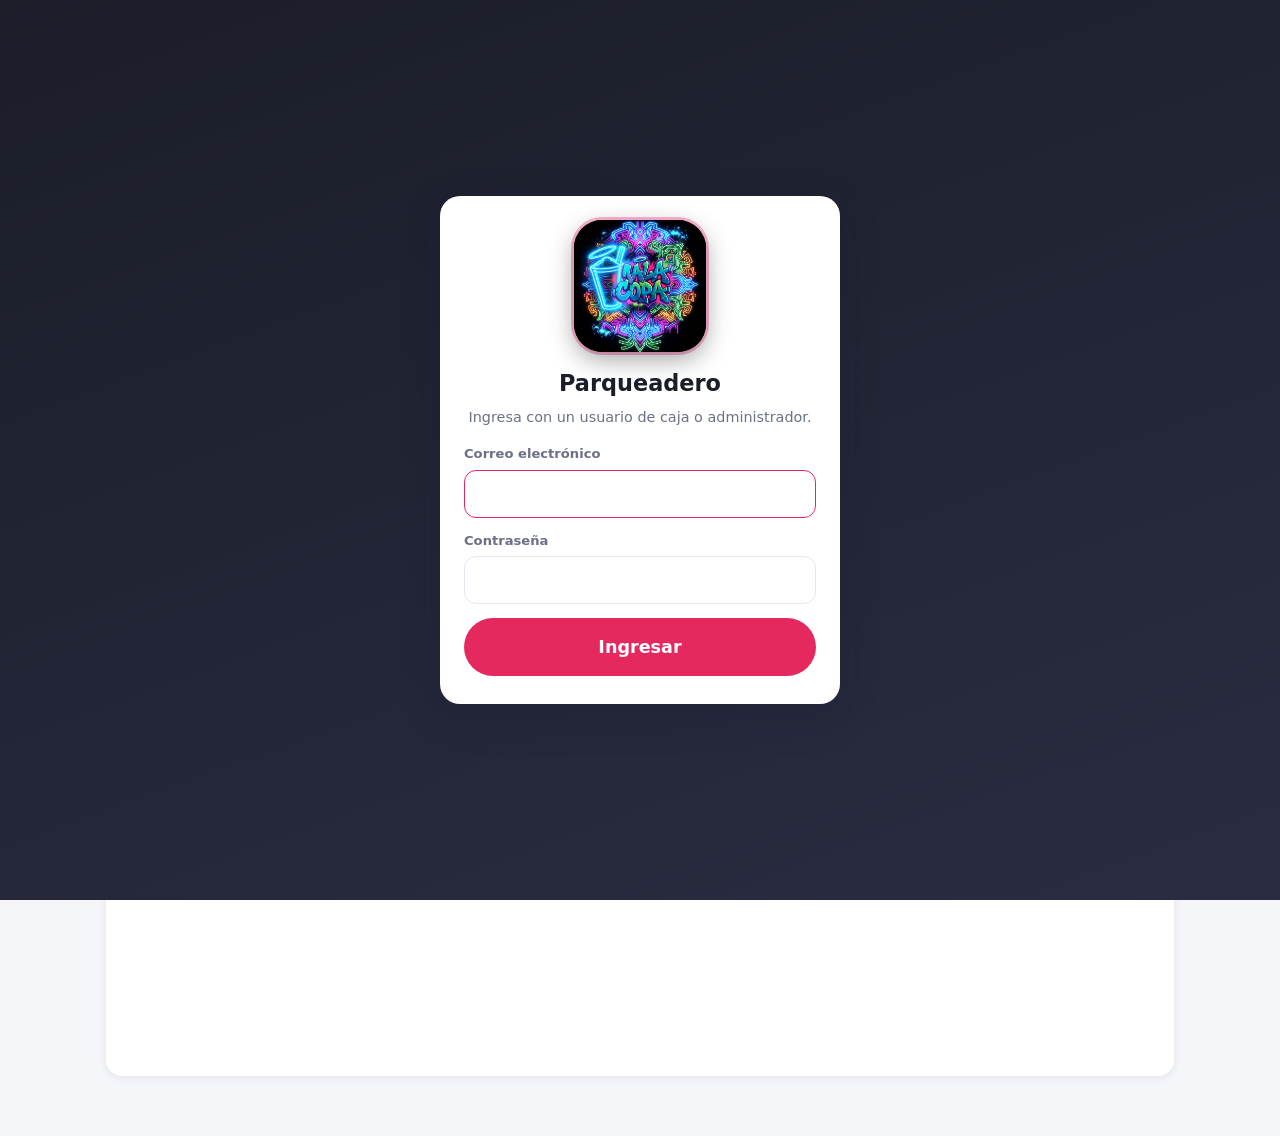
<file: parqueadero.html>
<!DOCTYPE html>
<html lang="es">
<head>
  <meta charset="UTF-8">
  <meta name="viewport" content="width=device-width, initial-scale=1">
  <meta name="robots" content="noindex, nofollow">
  <meta name="theme-color" content="#1b1d29">
  <title>Parqueadero · Vigilante</title>
  <link rel="icon" type="image/png" sizes="64x64" href="img/ala-copa-mark-64.png">
  <link rel="apple-touch-icon" href="img/ala-copa-mark-180.png">
  <link rel="stylesheet" href="css/common.css?v=2">
  <style>
    /* Módulo del vigilante: registra entradas y salidas.
       NO recibe dinero, NO cambia tarifas, NO borra pagos, NO ve el recaudo. */
    .pk-bar {
      position: sticky; top: 0; z-index: 50;
      display: flex; align-items: center; gap: 12px; padding: 12px 18px;
      background: #1b1d29; color: #fff;
    }
    .pk-bar h1 { margin: 0; flex: 1; font-size: 1.15rem; font-weight: 800; }
    .pk-bar h1 small { display: block; font-weight: 500; font-size: .78rem; opacity: .6; }
    .pk-rate-tag { padding: 6px 12px; border-radius: 999px; background: rgba(255,255,255,.1); font-size: .85rem; font-weight: 700; white-space: nowrap; }
    .pk-main { max-width: 1100px; margin: 0 auto; padding: 18px 16px 60px; display: grid; grid-template-columns: 1fr 1fr; gap: 16px; align-items: start; }
    @media (max-width: 860px) { .pk-main { grid-template-columns: 1fr; } }
    .full { grid-column: 1 / -1; }
    .panel { background: var(--surface); border-radius: var(--radius); box-shadow: var(--shadow); padding: 18px; }
    .panel h2 { margin: 0 0 12px; font-size: 1.15rem; display: flex; align-items: center; gap: 8px; }
    .panel h2 small { margin-left: auto; color: var(--muted); font-weight: 600; font-size: .85rem; }
    .field { display: flex; flex-direction: column; gap: 6px; margin-bottom: 12px; }
    .field > span { font-size: .8rem; font-weight: 700; color: var(--muted); letter-spacing: .04em; }
    .field input {
      width: 100%; min-height: 52px; padding: 10px 14px; border-radius: 12px;
      border: 2px solid var(--line); background: #fff; font-size: 1.1rem; font-weight: 600;
    }
    .field input:focus { outline: none; border-color: var(--brand); }
    .plate-input { text-transform: uppercase; letter-spacing: .14em; font-family: ui-monospace, Consolas, monospace; font-size: 1.5rem !important; font-weight: 800 !important; }
    .form-error { background: var(--danger-soft); color: var(--danger); border-radius: 10px; padding: 10px 12px; margin: 0 0 12px; font-weight: 600; }
    .hint { color: var(--muted); font-size: .85rem; margin: 10px 2px 0; }

    .plate {
      display: inline-block; padding: 3px 10px; border-radius: 6px; border: 2px solid #1b1d29;
      background: #ffd400; color: #1b1d29; font-weight: 800; letter-spacing: .08em; font-family: ui-monospace, Consolas, monospace;
    }
    .plate.big { font-size: 1.6rem; padding: 4px 14px; }
    .st { display: inline-block; padding: 3px 9px; border-radius: 999px; font-size: .76rem; font-weight: 800; white-space: nowrap; }
    .st.pend { background: var(--danger-soft); color: var(--danger); }
    .st.ok { background: var(--ok-soft); color: #0e7d45; }

    /* Resultado de salida */
    .exit-card { margin-top: 4px; border-radius: 16px; padding: 16px; border: 3px solid; }
    .exit-card.ok { border-color: var(--ok); background: var(--ok-soft); }
    .exit-card.pend { border-color: var(--danger); background: var(--danger-soft); }
    .exit-card.none { border-color: var(--line); background: var(--bg); color: var(--muted); font-weight: 600; }
    .exit-status { font-size: 1.5rem; font-weight: 900; margin: 10px 0 4px; }
    .exit-card.ok .exit-status { color: #0e7d45; }
    .exit-card.pend .exit-status { color: var(--danger); }
    .exit-msg { font-weight: 700; margin: 0 0 10px; }
    .exit-row { display: flex; justify-content: space-between; gap: 10px; padding: 3px 0; font-size: .95rem; }
    .exit-row span { color: var(--muted); font-weight: 600; }
    .exit-card .btn { margin-top: 12px; }
    .exit-pick { display: flex; flex-wrap: wrap; gap: 6px; margin-top: 8px; }
    .exit-pick button { border: 0; background: none; padding: 0; }

    .table-wrap { overflow-x: auto; }
    table { width: 100%; border-collapse: collapse; font-size: .95rem; min-width: 560px; }
    th { text-align: left; font-size: .74rem; text-transform: uppercase; letter-spacing: .04em; color: var(--muted); padding: 10px 12px; border-bottom: 1px solid var(--line); }
    td { padding: 10px 12px; border-bottom: 1px solid var(--line); font-variant-numeric: tabular-nums; }
    tbody tr { cursor: pointer; }
    tbody tr:hover { background: #f7f8fc; }
    tr:last-child td { border-bottom: 0; }
    .name { text-transform: uppercase; font-weight: 600; }
    .empty { padding: 30px 10px; text-align: center; color: var(--muted); }
    .pk-user { display: flex; align-items: center; gap: 10px; font-size: .85rem; opacity: .9; }
    .pk-user button { background: rgba(255,255,255,.12); color: inherit; border: 0; border-radius: 8px; padding: 6px 10px; font-weight: 600; }
  </style>
</head>
<body>
  <header class="pk-bar">
    <h1>🚗 Parqueadero<small>Módulo del vigilante · entradas y salidas</small></h1>
    <span class="pk-rate-tag" id="rateTag">Tarifa: …</span>
    <span class="pk-user"><span id="whoTag"></span><button type="button" id="logoutBtn" hidden>Cerrar sesión</button></span>
  </header>

  <main class="pk-main">
    <section class="panel">
      <h2>🅿️ Entrada de vehículo</h2>
      <form id="entryForm" novalidate autocomplete="off">
        <label class="field"><span>PLACA</span>
          <input id="plateIn" class="plate-input" maxlength="10" placeholder="ABC123" autocapitalize="characters" spellcheck="false"></label>
        <label class="field"><span>NOMBRE DEL CLIENTE</span>
          <input id="nameIn" maxlength="30" placeholder="Nombre" autocapitalize="words"></label>
        <p class="form-error" id="entryError" hidden></p>
        <button class="btn btn-lg btn-block" type="submit" id="entryBtn">REGISTRAR ENTRADA</button>
        <p class="hint">Se guarda la fecha y hora de entrada y el valor fijo del parqueadero. El cliente paga en caja.</p>
      </form>
    </section>

    <section class="panel">
      <h2>🚦 Salida</h2>
      <label class="field"><span>BUSCAR PLACA</span>
        <input id="exitIn" class="plate-input" maxlength="10" placeholder="ABC123" autocapitalize="characters" spellcheck="false" autocomplete="off"></label>
      <div id="exitResult"></div>
    </section>

    <section class="panel full">
      <h2>📋 Vehículos registrados (dentro) <small id="countTag"></small></h2>
      <div id="activeList"><div class="loading-screen"><div class="spinner dark"></div></div></div>
    </section>
  </main>

  <script src="js/config.js?v=2"></script>
  <script src="js/vendor/pocketbase.umd.js"></script>
  <script src="js/store.js?v=2"></script>
  <script src="js/core.js?v=2"></script>
  <script src="js/auth.js?v=2"></script>
  <script src="js/parqueadero.js?v=2"></script>
</body>
</html>
</file>
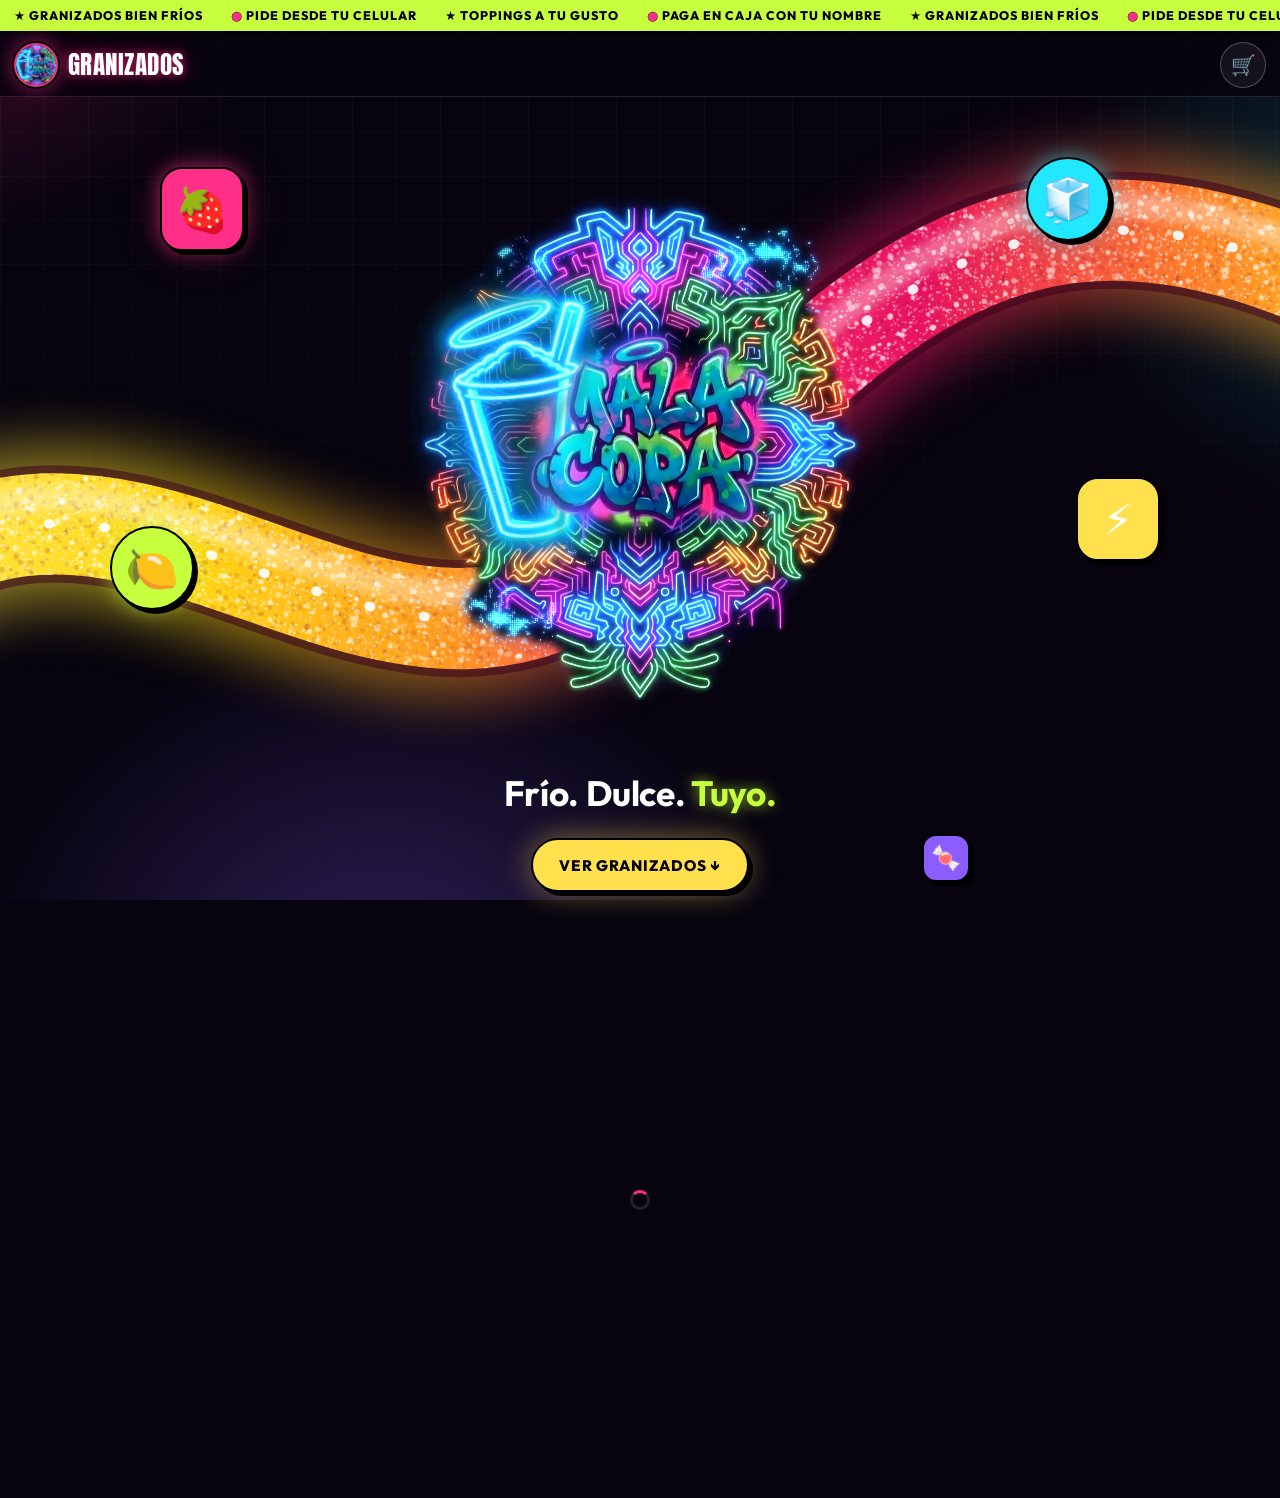
<file: pedidos.html>
<!DOCTYPE html>
<html lang="es">
<head>
  <meta charset="UTF-8">
  <meta name="viewport" content="width=device-width, initial-scale=1, viewport-fit=cover">
  <meta name="theme-color" content="#07040f">
  <title>Granizados · Haz tu pedido</title>
  <link rel="icon" type="image/png" sizes="64x64" href="img/ala-copa-mark-64.png">
  <link rel="apple-touch-icon" href="img/ala-copa-mark-180.png">
  <link rel="preload" as="image" href="img/ala-copa-base.png" fetchpriority="high">
  <!-- Arranque suave: las animaciones esperan a que la página termine de cargar (js/pedidos.js) -->
  <script>document.documentElement.classList.add("booting");</script>
  <link rel="preconnect" href="https://fonts.googleapis.com">
  <link rel="preconnect" href="https://fonts.gstatic.com" crossorigin>
  <link href="https://fonts.googleapis.com/css2?family=Anton&family=Outfit:wght@400;500;600;700;800&family=Permanent+Marker&display=swap" rel="stylesheet">
  <link rel="stylesheet" href="css/common.css?v=2">
  <style>
    /* =================================================================
       NEÓN URBANO — tema exclusivo del portal de pedidos
       (sobrescribe los tokens de common.css solo en esta página)
       ================================================================= */
    :root {
      --bg: #07040f;
      --bg-2: #120a24;
      --surface: #150c2a;
      --surface-2: #1d1238;
      --text: #ffffff;
      --muted: #a99bc9;
      --line: rgba(255, 255, 255, .12);

      --pink: #ff2e88;
      --cyan: #22e8ff;
      --lime: #c6ff3d;
      --yellow: #ffe14d;
      --violet: #8b5cff;
      --orange: #ff7a1a;

      --brand: var(--pink);
      --brand-dark: #e01470;
      --brand-soft: rgba(255, 46, 136, .14);
      --ok: var(--lime);
      --danger: #ff4d6d;
      --danger-soft: rgba(255, 77, 109, .14);
      --warn: var(--yellow);
      --warn-soft: rgba(255, 225, 77, .1);

      --glow-pink: 0 0 18px rgba(255, 46, 136, .55), 0 0 42px rgba(255, 46, 136, .25);
      --glow-cyan: 0 0 18px rgba(34, 232, 255, .5), 0 0 40px rgba(34, 232, 255, .2);
      --glow-lime: 0 0 18px rgba(198, 255, 61, .5), 0 0 40px rgba(198, 255, 61, .2);

      --display: "Anton", Impact, "Arial Narrow Bold", sans-serif;
      --street: "Permanent Marker", "Anton", cursive;
      --font: "Outfit", system-ui, -apple-system, "Segoe UI", Roboto, sans-serif;
      --radius: 24px;
      --shadow: 0 10px 30px rgba(0, 0, 0, .45);
    }

    html { background: var(--bg); }
    body {
      font-family: var(--font);
      color: var(--text);
      background: transparent;
      min-height: 100vh;
      padding-bottom: env(safe-area-inset-bottom);
      overflow-x: hidden;
    }
    /* Luces de fondo en una capa fija aparte (no se repinta al desplazar) */
    body::before {
      content: ""; position: fixed; inset: 0; z-index: -2; pointer-events: none;
      background:
        radial-gradient(700px 500px at -10% -5%, rgba(255, 46, 136, .28), transparent 60%),
        radial-gradient(600px 520px at 110% 25%, rgba(34, 232, 255, .18), transparent 60%),
        radial-gradient(700px 600px at 30% 110%, rgba(139, 92, 255, .30), transparent 60%);
      will-change: transform;
    }
    /* Retícula urbana sutil */
    body::after {
      content: ""; position: fixed; inset: 0; z-index: -1; pointer-events: none;
      will-change: transform;
      background-image:
        linear-gradient(rgba(255,255,255,.035) 1px, transparent 1px),
        linear-gradient(90deg, rgba(255,255,255,.035) 1px, transparent 1px);
      background-size: 44px 44px;
      mask-image: linear-gradient(to bottom, #000 0%, transparent 85%);
      -webkit-mask-image: linear-gradient(to bottom, #000 0%, transparent 85%);
    }
    body.no-scroll { overflow: hidden; }
    body.has-cartbar #app { padding-bottom: 110px; }
    ::selection { background: var(--pink); color: #fff; }

    /* ---------- Franja que se desplaza ---------- */
    .marquee {
      overflow: hidden; white-space: nowrap;
      background: var(--lime); color: #07040f;
      border-bottom: 2px solid #000;
      font-weight: 800; font-size: .78rem; letter-spacing: .08em; text-transform: uppercase;
      padding: 7px 0;
    }
    .marquee-track { display: inline-flex; animation: marquee 22s linear infinite; }
    .marquee-track span { padding: 0 14px; }
    .marquee-track b { color: var(--pink); -webkit-text-stroke: .4px #000; }
    @keyframes marquee { to { transform: translateX(-50%); } }

    /* ---------- Barra superior ---------- */
    .topbar {
      position: sticky; top: 0; z-index: 50;
      display: flex; align-items: center; gap: 10px;
      height: 64px; padding: 0 14px;
      background: rgba(7, 4, 15, .94);
      border-bottom: 1px solid var(--line);
    }
    .logo {
      width: 44px; height: 44px; flex: none; border-radius: 50%; overflow: hidden;
      background: #000; border: 2px solid var(--pink);
      box-shadow: 0 0 0 2px #000, var(--glow-pink);
    }
    .logo img { display: block; width: 100%; height: 100%; object-fit: cover; }
    .brand {
      flex: 1; font-family: var(--display); font-size: 1.55rem; letter-spacing: .02em;
      text-transform: uppercase; line-height: 1;
      color: #fff; text-shadow: 0 0 10px rgba(255, 46, 136, .7), 0 0 26px rgba(255, 46, 136, .4);
      animation: ledC 7s infinite;
    }
    .icon-btn {
      position: relative; width: 46px; height: 46px; border-radius: 50%;
      border: 1.5px solid rgba(255,255,255,.25); background: rgba(255,255,255,.06);
      color: #fff; font-size: 1.25rem; display: grid; place-items: center;
      transition: border-color .15s, box-shadow .15s;
    }
    .icon-btn:hover { border-color: var(--cyan); box-shadow: var(--glow-cyan); }
    .badge {
      position: absolute; top: -4px; right: -4px; min-width: 22px; height: 22px; padding: 0 6px;
      border-radius: 11px; background: var(--lime); color: #07040f; border: 2px solid #000;
      font-size: .75rem; font-weight: 800; display: grid; place-items: center;
      box-shadow: var(--glow-lime);
    }

    /* ---------- HERO ---------- */
    .hero {
      position: relative; isolation: isolate; overflow: hidden;
      width: 100%;
      padding: 34px 16px 30px; text-align: center;
    }
    /* Tubo de granizado: capa estática (se pinta una vez) + capa de luces en movimiento */
    .hero-tube-wrap {
      position: absolute; z-index: -1; left: -10%; top: 2%; width: 120%; height: 96%;
      pointer-events: none;
      animation: tubeFloat 7s ease-in-out infinite;
      will-change: transform;
    }
    .hero-tube, .hero-sparks {
      position: absolute; inset: 0; width: 100%; height: 100%; overflow: visible;
      will-change: transform; /* cada una en su propia capa: las luces no repintan la textura */
    }
    .hero-sparks path { fill: none; stroke-linecap: round; }
    .spark-a { stroke-dasharray: 1 34; animation: flowA 2.6s linear infinite; }
    .spark-b { stroke-dasharray: 1 22; animation: flowB 3.8s linear infinite; }
    .spark-sweep { stroke-dasharray: 160 1360; animation: sweep 5s linear infinite; }
    @keyframes flowA { to { stroke-dashoffset: -350; } }
    @keyframes flowB { to { stroke-dashoffset: -230; } }
    @keyframes sweep { from { stroke-dashoffset: 1520; } to { stroke-dashoffset: 0; } }
    @keyframes tubeFloat {
      0%, 100% { transform: translate3d(0, 0, 0); }
      50% { transform: translate3d(0, -10px, 0); }
    }

    /* Logo neón "A la Copa": se muestra en alta definición, nunca más grande que su tamaño real (896×1195) */
    .hero-logo {
      position: relative; margin: 6px auto 0; line-height: 0;
      width: min(100%, 460px, calc(min(72vh, 620px) * 0.75));
      animation: logoFloat 6s ease-in-out infinite;
      will-change: transform;
    }
    /* PNG con fondo transparente: el resplandor neón se funde solo con el fondo de la página */
    .hero-logo img {
      display: block; width: 100%; height: auto; aspect-ratio: 896 / 1195;
      user-select: none; -webkit-user-drag: none;
    }
    /* Neón azul del vaso: capa aparte sobre el logo (que lo trae "apagado") que parpadea como letrero real.
       Recorte de 332×541 px ubicado en (50, 271) dentro de la imagen de 896×1195. */
    .hero-logo .cup-neon {
      position: absolute; left: 5.5804%; top: 22.6778%; width: 37.0536%; height: auto; aspect-ratio: 332 / 541;
      filter: drop-shadow(0 0 6px rgba(34, 232, 255, .55)) drop-shadow(0 0 18px rgba(34, 232, 255, .3));
      animation: cupNeon 6.5s infinite;
      will-change: opacity;
    }
    /* El vaso brillante espera a que cargue el logo completo (nunca aparece solo) */
    .hero-logo:not(.lit) .cup-neon { visibility: hidden; }
    /* Mayormente encendido, con titileos rápidos y un "apagón" corto de vez en cuando */
    @keyframes cupNeon {
      0%, 11%, 13.5%, 15%, 47%, 49%, 58%, 62%, 85%, 100% { opacity: 1; }
      12%, 14.2% { opacity: .15; }
      48% { opacity: .55; }
      59%, 61% { opacity: 0; }
      59.6%, 60.4% { opacity: .35; }
      86%, 88% { opacity: .9; }
      87% { opacity: .25; }
    }
    @keyframes logoFloat {
      0%, 100% { transform: translate3d(0, 0, 0); }
      50% { transform: translate3d(0, -8px, 0); }
    }
    @keyframes ledC {
      0%, 30%, 31%, 32.5%, 100% { opacity: 1; }
      30.5%, 32% { opacity: .2; }
    }
    .hero-tag {
      margin: 18px 0 0; font-size: clamp(1.35rem, 5.5vw, 2.2rem); font-weight: 700; letter-spacing: -.01em;
    }
    .hero-tag em {
      font-style: normal; color: var(--lime);
      text-shadow: 0 0 14px rgba(198, 255, 61, .7);
    }
    .hero-cta {
      margin-top: 20px; display: inline-flex; align-items: center; gap: 10px;
      min-height: 54px; padding: 0 26px; border-radius: 999px;
      border: 2px solid #000; background: var(--yellow); color: #07040f;
      font-weight: 800; font-size: .95rem; letter-spacing: .06em; text-transform: uppercase;
      box-shadow: 4px 4px 0 #000, 0 0 30px rgba(255, 225, 77, .45);
      transition: transform .1s, box-shadow .1s;
    }
    .hero-cta:active { transform: translate(3px, 3px); box-shadow: 1px 1px 0 #000, 0 0 30px rgba(255, 225, 77, .45); }

    /* Pegatinas flotantes */
    .sticker {
      position: absolute; z-index: 2; display: grid; place-items: center;
      width: clamp(52px, 14vw, 84px); height: clamp(52px, 14vw, 84px);
      border-radius: 22px; border: 2.5px solid #000;
      font-size: clamp(1.7rem, 7vw, 2.7rem);
      box-shadow: 4px 4px 0 #000;
      animation: float 5s ease-in-out infinite;
      will-change: transform;
      pointer-events: none;
    }
    .sticker.s1 { top: 70px; left: max(4%, calc(50% - 480px)); background: var(--pink); --r: -14deg; box-shadow: 4px 4px 0 #000, var(--glow-pink); }
    .sticker.s2 { top: 60px; right: max(5%, calc(50% - 470px)); background: var(--cyan); --r: 12deg; border-radius: 50%; animation-delay: -1.2s; box-shadow: 4px 4px 0 #000, var(--glow-cyan); }
    .sticker.s3 { top: 46%; right: max(2%, calc(50% - 520px)); background: var(--yellow); --r: -8deg; animation-delay: -2.4s; }
    .sticker.s4 { top: 52%; left: max(1%, calc(50% - 530px)); background: var(--lime); --r: 10deg; border-radius: 50%; animation-delay: -3.3s; box-shadow: 4px 4px 0 #000, var(--glow-lime); }
    .sticker.s5 { bottom: 40px; right: max(16%, calc(50% - 330px)); background: var(--violet); --r: 16deg; width: 48px; height: 48px; font-size: 1.5rem; border-radius: 14px; animation-delay: -.6s; }
    /* En celular el logo ocupa casi todo el ancho: las pegatinas laterales bajan junto al lema para no taparlo */
    @media (max-width: 600px) {
      .sticker.s3 { top: auto; bottom: 108px; right: 3%; }
      .sticker.s4 { top: auto; bottom: 108px; left: 3%; }
      .sticker.s5 { display: none; }
    }
    @keyframes float {
      0%, 100% { transform: translateY(0) rotate(var(--r)); }
      50% { transform: translateY(-10px) rotate(calc(var(--r) * -0.6)); }
    }

    #app { max-width: 1100px; margin: 0 auto; padding: 8px 16px 28px; scroll-margin-top: 70px; }

    /* ---------- Categorías ---------- */
    .cats {
      position: sticky; top: 64px; z-index: 40;
      display: flex; gap: 8px; overflow-x: auto; padding: 10px 16px; margin: 0 -16px 6px;
      background: rgba(7, 4, 15, .94);
      scrollbar-width: none;
    }
    .cats::-webkit-scrollbar { display: none; }
    .cats button {
      flex: none; padding: 9px 18px; border-radius: 999px;
      border: 1.5px solid rgba(255,255,255,.25); background: transparent; color: #fff;
      font-weight: 700; font-size: .82rem; letter-spacing: .06em; text-transform: uppercase;
    }
    .cats button:hover { border-color: var(--pink); box-shadow: var(--glow-pink); }

    .section-title {
      margin: 22px 2px 14px; font-family: var(--display); font-weight: 400;
      font-size: clamp(2.6rem, 11vw, 4.2rem); line-height: .85; text-transform: uppercase;
      color: transparent; -webkit-text-stroke: 1.5px var(--pink);
      filter: drop-shadow(0 0 8px rgba(255, 46, 136, .7));
    }
    /* Las secciones fuera de pantalla no se dibujan hasta acercarse (apertura más liviana) */
    .menu-section { content-visibility: auto; contain-intrinsic-size: auto 900px; }
    .menu-title {
      display: flex; align-items: baseline; justify-content: space-between; gap: 12px;
      margin: 10px 2px 14px;
    }

    /* ---------- Tarjetas de producto ---------- */
    .menu-grid { display: grid; grid-template-columns: 1fr; gap: 18px; counter-reset: card; }
    @media (min-width: 600px) { .menu-grid { grid-template-columns: repeat(2, 1fr); } }
    @media (min-width: 960px) { .menu-grid { grid-template-columns: repeat(3, 1fr); } }

    .card {
      counter-increment: card;
      position: relative; display: flex; flex-direction: column; overflow: hidden;
      background: linear-gradient(180deg, var(--surface-2), var(--surface));
      border: 1.5px solid var(--line); border-radius: 28px;
      box-shadow: var(--shadow);
      transition: transform .2s ease, border-color .2s, box-shadow .2s;
    }
    .card:hover, .card:focus-within {
      border-color: rgba(255, 46, 136, .7);
      box-shadow: var(--shadow), var(--glow-pink);
      transform: translateY(-3px);
    }
    .card-media {
      position: relative; padding: 0; border: 0; background: var(--bg-2);
      aspect-ratio: 16 / 11; overflow: hidden;
    }
    .card-media img, .card-media .img-ph { width: 100%; height: 100%; object-fit: cover; transition: transform .4s ease; }
    .card:hover .card-media img { transform: scale(1.05); }
    .card-media::before {
      content: ""; position: absolute; inset: 0; z-index: 1; pointer-events: none;
      background: linear-gradient(to top, var(--surface-2) 0%, rgba(29, 18, 56, .75) 22%, transparent 55%);
    }
    .card-media::after {
      content: counter(card, decimal-leading-zero);
      position: absolute; top: 12px; left: 12px; z-index: 2;
      padding: 4px 10px; border-radius: 999px;
      background: #000; color: var(--lime); border: 1.5px solid var(--lime);
      font-family: var(--display); font-size: 1rem; letter-spacing: .05em;
      box-shadow: var(--glow-lime);
    }
    .img-ph {
      display: grid; place-items: center; font-size: 4rem;
      background: radial-gradient(circle at 30% 30%, rgba(255, 46, 136, .5), transparent 60%),
                  radial-gradient(circle at 70% 70%, rgba(34, 232, 255, .45), transparent 60%), var(--bg-2);
    }
    .card-body { position: relative; z-index: 2; margin-top: -34px; padding: 0 18px 18px; display: flex; flex-direction: column; gap: 6px; flex: 1; }
    .card-body h3 {
      margin: 0; font-family: var(--display); font-weight: 400;
      font-size: 2rem; line-height: .95; text-transform: uppercase; letter-spacing: .01em;
      text-shadow: 0 2px 12px rgba(0,0,0,.6);
    }
    .desc { margin: 0; color: var(--muted); font-size: .95rem; }
    .tops-link {
      align-self: flex-start; margin-top: 2px; padding: 5px 12px; border-radius: 999px;
      border: 1.5px dashed rgba(34, 232, 255, .6); background: rgba(34, 232, 255, .08);
      color: var(--cyan); font-weight: 700; font-size: .78rem; letter-spacing: .05em; text-transform: uppercase;
    }
    .card-foot { margin-top: auto; padding-top: 12px; display: flex; align-items: center; justify-content: space-between; gap: 10px; }
    .size-hints { display: flex; flex-wrap: wrap; gap: 6px; }
    .size-hints span {
      padding: 4px 10px; border-radius: 999px; border: 1.5px solid rgba(198, 255, 61, .55);
      color: var(--lime); font-weight: 800; font-size: .78rem; letter-spacing: .04em; text-transform: uppercase;
    }
    .card-actions { display: flex; flex-direction: column; align-items: flex-end; gap: 4px; flex: none; }
    .in-cart { font-size: .75rem; font-weight: 800; letter-spacing: .05em; text-transform: uppercase; color: var(--cyan); }

    /* Selector de tamaño (hoja del producto) */
    .size-block { margin-top: 14px; }
    .size-block h4 {
      margin: 0 0 10px; font-family: var(--display); font-weight: 400; font-size: 1.35rem;
      letter-spacing: .02em; text-transform: uppercase; color: var(--yellow);
      text-shadow: 0 0 10px rgba(255, 225, 77, .45);
    }
    .size-opts { display: grid; grid-template-columns: repeat(auto-fit, minmax(96px, 1fr)); gap: 10px; }
    .size-opt {
      display: flex; flex-direction: column; align-items: center; gap: 2px;
      padding: 12px 6px; border-radius: 20px; color: #fff;
      border: 2px solid rgba(255,255,255,.15); background: rgba(255,255,255,.03);
      transition: border-color .15s, box-shadow .15s, background .15s, transform .1s;
    }
    .size-opt:active { transform: scale(.97); }
    .size-opt.on { border-color: var(--lime); background: rgba(198, 255, 61, .1); box-shadow: var(--glow-lime); }
    .size-cup { height: 56px; display: flex; align-items: flex-end; justify-content: center; margin-bottom: 4px; }
    .size-cup svg { height: calc(56px * var(--cup, 1)); width: auto; filter: drop-shadow(0 2px 3px rgba(0,0,0,.45)); }
    .size-name { font-family: var(--display); font-size: 1.5rem; line-height: 1.05; text-transform: uppercase; }
    .size-price { font-weight: 800; color: var(--lime); font-variant-numeric: tabular-nums; }
    .sheet-foot .btn:disabled { opacity: .55; }

    /* ---------- Botones (solo en esta página) ---------- */
    .btn {
      font-weight: 800; letter-spacing: .05em; text-transform: uppercase; font-size: .95rem;
      border: 2px solid #000;
      background: var(--pink); color: #fff;
      box-shadow: 3px 3px 0 #000, var(--glow-pink);
      transition: transform .1s, box-shadow .15s, background .15s;
    }
    .btn:hover:not(:disabled) { background: #ff4b9b; }
    .btn:active:not(:disabled) { transform: translate(2px, 2px); box-shadow: 1px 1px 0 #000, var(--glow-pink); }
    .btn-ghost {
      background: rgba(255,255,255,.04); color: #fff;
      border: 1.5px solid rgba(255,255,255,.28); box-shadow: none;
    }
    .btn-ghost:hover:not(:disabled) { background: rgba(255,255,255,.08); border-color: var(--cyan); box-shadow: var(--glow-cyan); }
    .btn-ghost:active:not(:disabled) { box-shadow: none; }
    .btn-ok { background: var(--lime); color: #07040f; box-shadow: 3px 3px 0 #000, var(--glow-lime); }
    .btn-ok:hover:not(:disabled) { background: #d4ff6b; }
    .btn-ok:active:not(:disabled) { box-shadow: 1px 1px 0 #000, var(--glow-lime); }
    .btn-ok .spinner { border-color: rgba(0,0,0,.2); border-top-color: #07040f; }
    .btn-danger { background: var(--danger-soft); color: #ff8fa3; border: 1.5px solid rgba(255, 77, 109, .5); box-shadow: none; }
    .btn-danger:hover:not(:disabled) { background: rgba(255, 77, 109, .22); }
    .btn-danger:active:not(:disabled) { box-shadow: none; }
    .btn-lg { min-height: 60px; font-size: 1.05rem; }
    .add-btn { min-height: 46px; padding: 0 22px; }

    .stepper {
      display: inline-flex; align-items: center; padding: 4px;
      border-radius: 999px; background: #000; border: 1.5px solid rgba(255, 46, 136, .7);
      box-shadow: var(--glow-pink);
    }
    .stepper button {
      width: 40px; height: 40px; border-radius: 50%; border: 0;
      background: var(--pink); color: #fff; font-size: 1.4rem; font-weight: 800; line-height: 1;
    }
    .stepper button:first-child { background: rgba(255,255,255,.12); }
    .stepper span { min-width: 38px; text-align: center; font-family: var(--display); font-size: 1.4rem; }
    .stepper.big button { width: 46px; height: 46px; }

    /* ---------- Hoja del producto ---------- */
    .sheet-backdrop {
      position: fixed; inset: 0; z-index: 100; background: rgba(3, 1, 8, .7);
      backdrop-filter: blur(4px); -webkit-backdrop-filter: blur(4px);
      display: flex; align-items: flex-end; justify-content: center;
      opacity: 0; transition: opacity .2s;
    }
    .sheet-backdrop.open { opacity: 1; }
    .sheet-backdrop:not(.open) { pointer-events: none; }
    .sheet {
      position: relative; width: 100%; max-width: 560px; max-height: 92vh; max-height: 92dvh;
      background: var(--surface); border: 1.5px solid rgba(255, 46, 136, .5); border-bottom: 0;
      border-radius: 30px 30px 0 0; box-shadow: 0 -10px 60px rgba(255, 46, 136, .25);
      display: flex; flex-direction: column; overflow: hidden;
      transform: translateY(40px); transition: transform .22s ease;
    }
    .sheet-backdrop.open .sheet { transform: none; }
    @media (min-width: 600px) {
      .sheet-backdrop { align-items: center; }
      .sheet { border-radius: 30px; border-bottom: 1.5px solid rgba(255, 46, 136, .5); max-height: 88vh; }
    }
    .sheet-close {
      position: absolute; top: 12px; right: 12px; z-index: 3; width: 42px; height: 42px;
      border-radius: 50%; border: 2px solid #000; background: var(--yellow); color: #000;
      font-size: 1.6rem; font-weight: 800; line-height: 1; box-shadow: 3px 3px 0 #000;
    }
    .sheet-body { overflow-y: auto; overscroll-behavior: contain; }
    .sheet-media { position: relative; aspect-ratio: 16 / 9; background: var(--bg-2); }
    .sheet-media::after { content: ""; position: absolute; inset: 0; background: linear-gradient(to top, var(--surface) 0%, transparent 50%); }
    .sheet-media img, .sheet-media .img-ph { width: 100%; height: 100%; object-fit: cover; }
    .sheet-info { position: relative; padding: 0 18px 18px; margin-top: -30px; }
    .sheet-info h2 {
      margin: 0 0 4px; font-family: var(--display); font-weight: 400; font-size: 2.4rem; line-height: .95;
      text-transform: uppercase; text-shadow: 0 0 18px rgba(255, 46, 136, .6);
    }
    .sheet-base { margin-top: 8px; color: var(--muted); font-weight: 600; }
    .sheet-base b { color: var(--lime); font-size: 1.15rem; text-shadow: 0 0 10px rgba(198, 255, 61, .5); }
    .qty-row {
      display: flex; align-items: center; justify-content: space-between;
      margin: 16px 0 6px; padding: 12px 0; border-top: 1px solid var(--line); border-bottom: 1px solid var(--line);
      font-weight: 700; letter-spacing: .06em; text-transform: uppercase; font-size: .9rem;
    }
    .tp-block {
      margin-top: 14px; padding: 14px; border-radius: 22px;
      background: rgba(255,255,255,.03); border: 1.5px solid var(--line);
    }
    .tp-block h4 {
      margin: 0 0 10px; display: flex; align-items: center; gap: 8px;
      font-family: var(--display); font-weight: 400; font-size: 1.35rem; letter-spacing: .02em; text-transform: uppercase;
      color: var(--cyan); text-shadow: 0 0 10px rgba(34, 232, 255, .5);
    }
    .tp-block .max {
      font-family: var(--font); font-size: .72rem; font-weight: 800; letter-spacing: .04em;
      color: #07040f; background: var(--yellow); padding: 3px 9px; border-radius: 999px; text-shadow: none;
    }
    .tp-note { margin: -4px 0 10px; color: var(--muted); font-size: .88rem; }
    .tp-list { display: flex; flex-direction: column; gap: 8px; }
    .tp {
      display: flex; align-items: center; gap: 12px; min-height: 54px; padding: 6px 14px;
      border-radius: 16px; background: rgba(255,255,255,.04); border: 1.5px solid transparent;
      cursor: pointer; user-select: none; transition: border-color .15s, background .15s, box-shadow .15s;
    }
    .tp input { position: absolute; opacity: 0; pointer-events: none; }
    .tp-box {
      flex: none; width: 26px; height: 26px; border-radius: 8px;
      border: 2px solid rgba(255,255,255,.35); background: transparent;
      display: grid; place-items: center;
    }
    .tp.on { background: rgba(255, 46, 136, .12); border-color: var(--pink); box-shadow: var(--glow-pink); }
    .tp.on .tp-box { background: var(--pink); border-color: var(--pink); }
    .tp.on .tp-box::after { content: "✓"; color: #fff; font-weight: 900; font-size: .95rem; }
    .tp.off { opacity: .35; cursor: not-allowed; }
    .tp input:focus-visible + .tp-box { outline: 3px solid var(--cyan); outline-offset: 2px; }
    .tp-img { width: 34px; height: 34px; border-radius: 10px; object-fit: cover; }
    .tp-name { flex: 1; font-weight: 600; }
    .tp-price { font-weight: 800; color: var(--lime); font-variant-numeric: tabular-nums; }
    .unit-sum { margin-top: 12px; font-size: .9rem; color: var(--muted); text-align: right; }
    .unit-sum b { color: #fff; font-family: var(--display); font-weight: 400; font-size: 1.35rem; letter-spacing: .02em; }
    .sheet-foot {
      display: flex; gap: 10px; padding: 14px 16px calc(14px + env(safe-area-inset-bottom));
      border-top: 1px solid var(--line); background: var(--surface);
    }

    /* ---------- Barra flotante del carrito ---------- */
    .cartbar {
      position: fixed; left: 12px; right: 12px; bottom: calc(14px + env(safe-area-inset-bottom)); z-index: 60;
      max-width: 560px; margin: 0 auto;
      display: flex; align-items: center; justify-content: space-between; gap: 12px;
      min-height: 66px; padding: 0 24px; border-radius: 999px;
      border: 2px solid #000;
      background: linear-gradient(100deg, var(--pink), var(--violet));
      color: #fff; font-weight: 800; font-size: 1.05rem; letter-spacing: .04em; text-transform: uppercase;
      box-shadow: 4px 4px 0 #000, 0 0 40px rgba(255, 46, 136, .55);
    }
    /* Pulso de brillo animando solo opacidad (lo hace la GPU, sin repintar) */
    .cartbar::after {
      content: ""; position: absolute; inset: -2px; border-radius: inherit; z-index: -1; pointer-events: none;
      box-shadow: 0 0 60px rgba(255, 46, 136, .8);
      opacity: 0; animation: pulse 2.6s ease-in-out infinite; will-change: opacity;
    }
    .cartbar small { display: block; font-weight: 600; opacity: .9; font-size: .74rem; text-align: left; letter-spacing: .06em; }
    #cartbarTotal { font-family: var(--display); font-weight: 400; font-size: 1.7rem; letter-spacing: .02em; }
    @keyframes pulse { 50% { opacity: 1; } }

    /* ---------- Páginas del proceso ---------- */
    .page { max-width: 560px; margin: 0 auto; display: flex; flex-direction: column; gap: 14px; padding-bottom: 160px; }
    .page-title {
      margin: 10px 2px 2px; font-family: var(--display); font-weight: 400;
      font-size: clamp(2.8rem, 13vw, 4rem); line-height: .85; text-transform: uppercase;
      text-shadow: 0 0 8px #fff, 0 0 26px rgba(255, 46, 136, .7);
    }
    .panel {
      background: var(--surface); border: 1.5px solid var(--line); border-radius: var(--radius);
      box-shadow: var(--shadow); padding: 18px;
    }
    .muted { color: var(--muted); font-size: .9rem; }
    .cl-head { display: flex; gap: 14px; align-items: center; margin-bottom: 8px; }
    .cl-thumb {
      width: 68px; height: 68px; flex: none; border-radius: 18px; object-fit: cover; font-size: 1.8rem;
      border: 2px solid var(--pink); box-shadow: var(--glow-pink);
    }
    .cl-title h3 { margin: 0; font-family: var(--display); font-weight: 400; font-size: 1.5rem; line-height: 1; text-transform: uppercase; }
    .cl-actions { display: flex; gap: 8px; margin-top: 14px; }
    .cl-actions .btn { flex: 1; }

    /* Recibo */
    .rx-item { border-bottom-color: rgba(255,255,255,.1); }
    .rx-item-head { font-family: var(--display); font-weight: 400; font-size: 1.4rem; letter-spacing: .01em; text-transform: uppercase; }
    .rx-unit { background: rgba(255,255,255,.04); border: 1px solid rgba(255,255,255,.07); border-radius: 14px; }
    .rx-unit-title { color: var(--cyan); }
    .rx-top { color: var(--muted); }
    .rx-unit-total { border-top-color: rgba(255,255,255,.1); }
    .rx-subtotal span:last-child { color: var(--lime); }

    .sticky-foot {
      position: fixed; left: 0; right: 0; bottom: 0; z-index: 60;
      padding: 14px 16px calc(14px + env(safe-area-inset-bottom));
      background: rgba(10, 6, 22, .97);
      border-top: 1.5px solid rgba(255, 46, 136, .45);
      box-shadow: 0 -10px 40px rgba(255, 46, 136, .15);
    }
    .sticky-foot > * { max-width: 528px; margin-left: auto; margin-right: auto; }
    .total-row {
      display: flex; justify-content: space-between; align-items: baseline; margin-bottom: 10px;
      font-weight: 800; letter-spacing: .06em; font-size: .85rem; color: var(--muted);
    }
    .total-row strong {
      font-family: var(--display); font-weight: 400; font-size: 2.1rem; letter-spacing: .02em;
      color: var(--lime); text-shadow: 0 0 14px rgba(198, 255, 61, .6);
    }

    .q-title {
      display: block; margin-bottom: 12px; font-family: var(--display); font-weight: 400;
      font-size: 2rem; line-height: .95; text-transform: uppercase;
    }
    .name-input {
      width: 100%; height: 62px; padding: 0 18px; border-radius: 18px;
      border: 2px solid rgba(255,255,255,.18); background: #000; color: #fff;
      font-family: var(--display); font-size: 1.7rem; letter-spacing: .03em; text-transform: uppercase;
      transition: border-color .15s, box-shadow .15s;
    }
    .name-input::placeholder { color: rgba(255,255,255,.28); }
    .name-input:focus { outline: none; border-color: var(--cyan); box-shadow: var(--glow-cyan); }
    .hint { margin: 10px 2px 0; color: var(--muted); font-size: .88rem; }
    .pay-options { display: grid; grid-template-columns: 1fr 1fr; gap: 12px; }
    .pay-opt {
      display: flex; flex-direction: column; align-items: center; justify-content: center; gap: 8px;
      min-height: 112px; border-radius: 22px;
      border: 2px solid rgba(255,255,255,.15); background: rgba(255,255,255,.03); color: #fff;
      font-weight: 800; font-size: .9rem; letter-spacing: .08em;
      transition: border-color .15s, box-shadow .15s, background .15s, transform .1s;
    }
    .pay-opt:active { transform: scale(.97); }
    .pay-opt.on { border-color: var(--cyan); background: rgba(34, 232, 255, .1); color: var(--cyan); box-shadow: var(--glow-cyan); }
    .pay-icon { font-size: 2.1rem; }

    .kv { display: flex; justify-content: space-between; align-items: baseline; gap: 12px; padding: 7px 0; }
    .kv span { color: var(--muted); font-weight: 700; font-size: .8rem; letter-spacing: .08em; text-transform: uppercase; }
    .kv strong { font-size: 1.15rem; text-align: right; }
    .kv.big strong {
      font-family: var(--display); font-weight: 400; font-size: 2.4rem; letter-spacing: .02em;
      color: var(--lime); text-shadow: 0 0 14px rgba(198, 255, 61, .6);
    }
    .kv-label { color: var(--cyan); font-weight: 800; font-size: .8rem; letter-spacing: .1em; }
    .upper { text-transform: uppercase; }
    .edit-links { display: flex; gap: 8px; flex-wrap: wrap; }
    .edit-links .btn { flex: 1; font-size: .78rem; }

    /* ---------- Pedido realizado ---------- */
    .done { text-align: center; padding-top: 16px; padding-bottom: 50px; }
    .done-check {
      width: 96px; height: 96px; margin: 8px auto 0; border-radius: 50%;
      background: var(--lime); color: #07040f; border: 3px solid #000;
      font-size: 3.2rem; font-weight: 900; display: grid; place-items: center;
      box-shadow: 5px 5px 0 #000, 0 0 50px rgba(198, 255, 61, .7);
      animation: pop .45s cubic-bezier(.2, 1.6, .4, 1);
    }
    @keyframes pop { from { transform: scale(.3) rotate(-30deg); opacity: 0; } to { transform: scale(1) rotate(0); opacity: 1; } }
    .done-title {
      margin: 14px 0 4px; font-family: var(--display); font-weight: 400;
      font-size: clamp(3rem, 15vw, 4.6rem); line-height: .95; text-transform: uppercase;
      color: #fff; text-shadow: 0 0 8px #fff, 0 0 30px rgba(198, 255, 61, .9), 0 0 70px rgba(198, 255, 61, .5);
    }
    .done-card { text-align: left; border-color: rgba(198, 255, 61, .35); }
    .order-no {
      font-family: var(--display); font-weight: 400; font-size: 2.6rem !important; letter-spacing: .02em;
      color: var(--pink); text-shadow: 0 0 16px rgba(255, 46, 136, .8);
    }
    .notice {
      background: rgba(255, 225, 77, .07); border: 2px dashed var(--yellow);
      box-shadow: 0 0 30px rgba(255, 225, 77, .12);
    }
    .notice p { margin: 4px 0; }
    .notice-main { font-weight: 800; font-size: 1.15rem; color: var(--yellow); }
    .cashier-name {
      margin-top: 14px; padding: 16px; border-radius: 20px;
      background: #000; border: 2px solid var(--pink); box-shadow: var(--glow-pink);
    }
    .cashier-name span { display: block; color: var(--muted); font-weight: 700; font-size: .8rem; letter-spacing: .08em; text-transform: uppercase; }
    .cashier-name strong {
      display: block; margin-top: 4px; font-family: var(--display); font-weight: 400;
      font-size: clamp(2.6rem, 13vw, 3.6rem); line-height: .95; text-transform: uppercase; word-break: break-word;
      color: #fff; text-shadow: 0 0 8px #fff, 0 0 26px rgba(255, 46, 136, .9);
    }

    .empty { text-align: center; padding: 12vh 16px; }
    .empty-icon { font-size: 3.8rem; filter: drop-shadow(0 0 18px rgba(255, 46, 136, .6)); }
    .empty h2 { margin: 10px 0 6px; font-family: var(--display); font-weight: 400; font-size: 2.4rem; line-height: .95; text-transform: uppercase; }
    .empty p { color: var(--muted); margin: 0 0 22px; }

    /* ---------- Avisos y carga ---------- */
    .toast { opacity: 0; transition: transform .25s ease, opacity .25s ease; }
    .toast.show { opacity: 1; }
    .toast { background: #000; border: 1.5px solid var(--cyan); box-shadow: var(--glow-cyan); font-weight: 600; }
    .toast-ok { background: #000; border-color: var(--lime); box-shadow: var(--glow-lime); }
    .toast-error { background: #1a0510; border-color: var(--danger); box-shadow: 0 0 24px rgba(255, 77, 109, .45); }
    .toast button { color: var(--yellow); }
    .spinner.dark { border-color: rgba(255,255,255,.12); border-top-color: var(--pink); }
    .fatal code { background: rgba(255,255,255,.1); }

    /* ---------- PROMOCIONES (estilo callejero) ---------- */
    .promo-zone { margin-top: 12px; }
    .promo-head {
      margin: 10px 2px 20px; font-family: var(--street); font-weight: 400;
      font-size: clamp(2.3rem, 10vw, 3.6rem); line-height: 1; text-transform: uppercase;
      color: var(--yellow); text-shadow: 3px 3px 0 #000, 0 0 22px rgba(255, 225, 77, .5);
      transform: rotate(-2.5deg); transform-origin: left;
    }
    .promo-head-2 {
      display: inline-block; margin-left: 10px; padding: 2px 12px; vertical-align: middle;
      font-size: .55em; color: #fff; background: var(--pink); border: 2px solid #000;
      box-shadow: 4px 4px 0 #000; text-shadow: none; transform: rotate(5deg);
    }
    .promo-list { display: grid; grid-template-columns: repeat(auto-fit, minmax(min(100%, 440px), 1fr)); gap: 26px; }
    .promo {
      --pc: var(--pink); --ink: #fff; --glow: rgba(255, 46, 136, .5);
      position: relative; overflow: hidden; color: var(--ink);
      border: 3px solid #000; border-radius: 26px;
      background:
        radial-gradient(circle at 88% 18%, rgba(255,255,255,.4), transparent 32%),
        radial-gradient(circle at 8% 92%, rgba(0,0,0,.18), transparent 30%),
        repeating-linear-gradient(-45deg, rgba(0,0,0,.06) 0 10px, transparent 10px 22px),
        var(--pc);
      box-shadow: 6px 6px 0 #000, 0 0 46px var(--glow);
      transform: rotate(-.7deg);
    }
    .promo:nth-child(even) { transform: rotate(.7deg); }
    .promo-lima { --pc: var(--lime); --ink: #07040f; --glow: rgba(198, 255, 61, .4); }
    .promo-amarillo { --pc: var(--yellow); --ink: #07040f; --glow: rgba(255, 225, 77, .4); }
    .promo-cian { --pc: var(--cyan); --ink: #07040f; --glow: rgba(34, 232, 255, .4); }
    /* Cinta de precaución que se desplaza */
    .promo-tape {
      overflow: hidden; white-space: nowrap; margin: 10px -12px 0;
      background: #000; color: var(--yellow); border-block: 2px solid var(--yellow);
      font-weight: 900; font-size: .72rem; letter-spacing: .16em; padding: 5px 0;
      transform: rotate(-1.8deg);
    }
    .promo-tape.bottom { margin: 0 -12px 10px; transform: rotate(1.4deg); color: #fff; border-color: #fff; }
    .promo-tape span { display: inline-block; animation: marquee 14s linear infinite; will-change: transform; }
    .promo-tape.bottom span { animation-direction: reverse; }
    .promo-inner { display: flex; align-items: center; gap: 16px; padding: 16px 18px 18px; }
    .promo-img {
      flex: none; width: 38%; max-width: 220px; aspect-ratio: 1; overflow: hidden;
      border: 3px solid #000; border-radius: 20px; box-shadow: 4px 4px 0 #000; transform: rotate(3deg);
    }
    .promo-img img { width: 100%; height: 100%; object-fit: cover; }
    .promo-text { flex: 1; min-width: 0; }
    .promo-sticker {
      display: inline-block; padding: 4px 12px; border-radius: 999px;
      background: #000; color: var(--yellow); font-weight: 800; font-size: .74rem;
      letter-spacing: .08em; text-transform: uppercase; transform: rotate(-3deg);
      animation: wiggle 1.8s ease-in-out infinite;
    }
    @keyframes wiggle { 0%, 100% { transform: rotate(-3deg); } 50% { transform: rotate(3deg) scale(1.05); } }
    .promo-badge {
      margin: 8px 0 2px; font-family: var(--display); font-weight: 400; word-break: break-word;
      font-size: clamp(3.6rem, 19vw, 6.6rem); line-height: .85; text-transform: uppercase;
      color: #fff; -webkit-text-stroke: 3px #000; text-shadow: 5px 5px 0 #000;
      transform: rotate(-4deg); transform-origin: left;
      animation: promoPulse 1.6s ease-in-out infinite;
    }
    @keyframes promoPulse { 0%, 100% { transform: rotate(-4deg) scale(1); } 50% { transform: rotate(-4deg) scale(1.06); } }
    .promo-title { margin: 8px 0 4px; font-family: var(--street); font-weight: 400; font-size: clamp(1.45rem, 6vw, 2.1rem); line-height: 1.05; }
    .promo-desc { margin: 0; font-weight: 600; font-size: .98rem; }
    .promo-cta {
      margin-top: 14px; min-height: 50px; padding: 0 22px; border-radius: 999px;
      border: 2.5px solid #000; background: #000; color: var(--yellow);
      font-weight: 900; font-size: .95rem; letter-spacing: .08em; text-transform: uppercase;
      box-shadow: 4px 4px 0 rgba(0,0,0,.35); transition: transform .1s;
    }
    .promo-cta:active { transform: translate(2px, 2px); }
    @media (max-width: 459px) {
      .promo-inner { flex-direction: column; align-items: stretch; }
      .promo-img { width: 100%; max-width: none; aspect-ratio: 16 / 9; transform: rotate(-1.5deg); }
    }

    /* ---------- MIX de sabores ---------- */
    .card-tags { display: flex; flex-wrap: wrap; gap: 6px; margin-top: 2px; }
    .mix-link { border-color: rgba(139, 92, 255, .85); background: rgba(139, 92, 255, .14); color: #cbb9ff; }
    .unit-h { margin-bottom: 10px; font-family: var(--display); font-size: 1.55rem; line-height: 1; text-transform: uppercase; }
    .mix-box {
      margin-bottom: 14px; padding: 12px; border-radius: 18px;
      border: 1.5px dashed rgba(139, 92, 255, .65); background: rgba(139, 92, 255, .08);
      transition: border-color .15s, box-shadow .15s;
    }
    .mix-box.on { border-style: solid; border-color: var(--violet); box-shadow: 0 0 24px rgba(139, 92, 255, .45); }
    .mix-toggle { display: flex; align-items: center; gap: 12px; cursor: pointer; user-select: none; }
    .mix-toggle input { position: absolute; opacity: 0; pointer-events: none; }
    .mix-switch {
      position: relative; flex: none; width: 54px; height: 32px; border-radius: 16px;
      background: rgba(255,255,255,.18); border: 2px solid #000; transition: background .15s;
    }
    .mix-switch::after {
      content: ""; position: absolute; top: 4px; left: 4px; width: 20px; height: 20px; border-radius: 50%;
      background: #fff; transition: transform .15s;
    }
    .mix-toggle input:checked + .mix-switch { background: var(--violet); box-shadow: 0 0 14px rgba(139, 92, 255, .7); }
    .mix-toggle input:checked + .mix-switch::after { transform: translateX(22px); }
    .mix-toggle input:focus-visible + .mix-switch { outline: 3px solid var(--cyan); outline-offset: 2px; }
    .mix-label b { display: block; font-family: var(--display); font-weight: 400; font-size: 1.35rem; letter-spacing: .02em; text-transform: uppercase; color: #cbb9ff; }
    .mix-label small { color: var(--muted); font-size: .84rem; }
    .mix-note { margin: 10px 0 0; color: var(--lime); font-weight: 700; font-size: .9rem; }
    .rx-mix { color: #cbb9ff; }

    /* ---------- ACOMPAÑANTES ---------- */
    .sides-zone { margin-top: 34px; }
    .section-title.sides-title { -webkit-text-stroke-color: var(--yellow); filter: drop-shadow(0 0 8px rgba(255, 225, 77, .6)); }
    .sides-sub { margin: -6px 2px 14px; color: var(--muted); font-weight: 600; }
    .side-grid { display: grid; grid-template-columns: repeat(2, minmax(0, 1fr)); gap: 12px; }
    @media (min-width: 600px) { .side-grid { grid-template-columns: repeat(3, minmax(0, 1fr)); } }
    @media (min-width: 960px) { .side-grid { grid-template-columns: repeat(4, minmax(0, 1fr)); } }
    .side-card {
      display: flex; flex-direction: column; overflow: hidden; border-radius: 22px;
      background: var(--surface); border: 1.5px dashed rgba(255, 225, 77, .5);
    }
    .side-media { aspect-ratio: 4 / 3; background: var(--bg-2); }
    .side-media img, .side-media .img-ph { width: 100%; height: 100%; object-fit: cover; }
    .side-ph {
      font-size: 2.6rem;
      background: radial-gradient(circle at 30% 30%, rgba(255, 225, 77, .5), transparent 60%),
                  radial-gradient(circle at 70% 70%, rgba(255, 122, 26, .45), transparent 60%), var(--bg-2);
    }
    .side-body { flex: 1; display: flex; flex-direction: column; gap: 4px; padding: 10px 12px 12px; }
    .side-body h3 { margin: 0; font-family: var(--display); font-weight: 400; font-size: 1.3rem; line-height: 1; text-transform: uppercase; }
    .side-body .desc { font-size: .82rem; }
    .side-foot { margin-top: auto; padding-top: 6px; display: flex; flex-wrap: wrap; align-items: center; justify-content: space-between; gap: 8px; }
    .side-price { font-family: var(--display); font-size: 1.3rem; color: var(--yellow); text-shadow: 0 0 10px rgba(255, 225, 77, .4); }
    .btn.btn-side { min-height: 40px; padding: 0 14px; font-size: .8rem; background: var(--yellow); color: #07040f; box-shadow: 3px 3px 0 #000; }
    .btn.btn-side:hover:not(:disabled) { background: #ffe97a; }
    .side-ctrl .stepper { padding: 3px; }
    .side-ctrl .stepper button { width: 34px; height: 34px; font-size: 1.2rem; }
    .side-ctrl .stepper span { min-width: 28px; font-size: 1.2rem; }

    /* ---------- EXTRAS (cada categoría es su sección: "Cocteles", "Bebidas"…) ---------- */
    .section-title.extras-title { -webkit-text-stroke-color: var(--cyan); filter: drop-shadow(0 0 8px rgba(34, 232, 255, .6)); }
    .side-card.extra-card { border-color: rgba(34, 232, 255, .5); }
    .extra-card .side-price { color: var(--cyan); text-shadow: 0 0 10px rgba(34, 232, 255, .4); }
    .btn.btn-side.btn-extra { background: var(--cyan); }
    .btn.btn-side.btn-extra:hover:not(:disabled) { background: #7ff2ff; }
    .extra-ph {
      font-size: 2.6rem;
      background: radial-gradient(circle at 30% 30%, rgba(34, 232, 255, .5), transparent 60%),
                  radial-gradient(circle at 70% 70%, rgba(139, 92, 255, .45), transparent 60%), var(--bg-2);
    }

    /* ---------- AGOTADO: cinta de "precaución" callejera sobre la foto ---------- */
    .side-media { position: relative; overflow: hidden; }
    .card.soldout .card-media img, .card.soldout .card-media .img-ph,
    .side-card.soldout .side-media img, .side-card.soldout .side-media .img-ph { filter: grayscale(1) brightness(.5); }
    .card.soldout:hover, .card.soldout:focus-within { transform: none; border-color: var(--line); box-shadow: var(--shadow); }
    .card.soldout:hover .card-media img { transform: none; }
    .card.soldout h3, .side-card.soldout h3 { opacity: .7; }
    .card.soldout .size-hints span { border-color: var(--line); color: var(--muted); }
    .soldout-tape {
      position: absolute; z-index: 3; left: -12%; right: -12%; top: 50%;
      transform: translateY(-50%) rotate(-8deg); pointer-events: none;
      padding: 6px 0; border-block: 3px solid #000;
      background: repeating-linear-gradient(-45deg, var(--yellow) 0 16px, #000 16px 32px);
      box-shadow: 0 8px 22px rgba(0, 0, 0, .65);
    }
    .soldout-tape span {
      display: block; width: max-content; margin: 0 auto; padding: 2px 18px;
      background: #000; color: var(--yellow); border: 2px solid var(--yellow);
      font-family: var(--display); font-size: 2.1rem; line-height: 1.1;
      letter-spacing: .1em; text-transform: uppercase;
      text-shadow: 0 0 10px rgba(255, 225, 77, .55);
    }
    .side-card .soldout-tape { padding: 4px 0; }
    .side-card .soldout-tape span { font-size: 1.25rem; padding: 1px 10px; }
    .soldout-note {
      font-family: var(--street); font-size: 1.05rem; color: var(--danger);
      transform: rotate(-3deg); white-space: nowrap;
    }

    .cs-line { display: flex; align-items: center; gap: 12px; padding: 10px 0; border-top: 1px solid var(--line); }
    .kv-label + .cs-line { border-top: 0; }
    .cs-thumb { width: 54px; height: 54px; flex: none; border-radius: 14px; object-fit: cover; font-size: 1.5rem; }
    .cs-info { flex: 1; min-width: 0; display: flex; flex-direction: column; }
    .cs-info b { text-transform: uppercase; }
    .cart-sides .stepper button { width: 36px; height: 36px; font-size: 1.2rem; }
    .cart-sides .stepper span { min-width: 30px; font-size: 1.2rem; }
    .upsell { padding: 14px; border-radius: 22px; border: 2px dashed var(--yellow); background: rgba(255, 225, 77, .06); }
    .upsell-h { margin-bottom: 10px; font-family: var(--street); font-size: 1.3rem; color: var(--yellow); }
    .upsell-list { display: flex; gap: 10px; overflow-x: auto; padding-bottom: 4px; scrollbar-width: none; }
    .upsell-list::-webkit-scrollbar { display: none; }
    .upsell-item {
      flex: none; width: 132px; display: flex; flex-direction: column; gap: 4px; padding: 8px;
      border-radius: 16px; border: 1.5px solid var(--line); background: rgba(255,255,255,.04); color: #fff; text-align: left;
    }
    .upsell-item:hover { border-color: var(--yellow); }
    .upsell-img { width: 100%; aspect-ratio: 4 / 3; border-radius: 10px; object-fit: cover; font-size: 2rem; }
    .upsell-name { font-weight: 700; font-size: .88rem; line-height: 1.15; }
    .upsell-price { font-weight: 800; font-size: .85rem; color: var(--lime); }

    /* ---------- Cuenta regresiva del pedido realizado ---------- */
    .countdown {
      text-align: left; padding: 16px; border-radius: 22px; border: 2.5px solid #000;
      background: var(--yellow); color: #07040f; box-shadow: 5px 5px 0 #000, 0 0 30px rgba(255, 225, 77, .35);
      transition: background .3s, color .3s;
    }
    .cd-top { display: flex; align-items: center; gap: 12px; }
    .cd-icon { font-size: 2.2rem; animation: wiggle 1s ease-in-out infinite; }
    .cd-text { font-weight: 800; font-size: .92rem; letter-spacing: .03em; text-transform: uppercase; line-height: 1.2; }
    .cd-text b { display: block; font-family: var(--display); font-weight: 400; font-size: 2.8rem; line-height: 1; letter-spacing: .02em; font-variant-numeric: tabular-nums; }
    .cd-bar { height: 12px; margin: 10px 0; overflow: hidden; border-radius: 6px; border: 2px solid #000; background: rgba(0,0,0,.15); }
    .cd-bar span { display: block; height: 100%; background: var(--pink); transition: width .5s linear; }
    .cd-why, .cd-shot { margin: 4px 0; font-size: .92rem; font-weight: 600; }
    .countdown.urgent { background: var(--pink); color: #fff; }
    .countdown.urgent .cd-bar span { background: #fff; }
    .shot-zone {
      position: relative; display: flex; flex-direction: column; gap: 14px;
      margin-top: 8px; padding: 24px 12px 12px; border-radius: 26px; border: 2.5px dashed var(--lime);
    }
    .shot-label {
      position: absolute; top: -15px; left: 50%; transform: translateX(-50%) rotate(-2deg);
      padding: 3px 14px; border-radius: 999px; border: 2px solid #000; background: var(--lime); color: #07040f;
      font-weight: 900; font-size: .78rem; letter-spacing: .08em; text-transform: uppercase; white-space: nowrap;
    }

    /* Mientras la página carga, todo quieto (evita tirones al abrir) */
    .booting *, .booting *::before, .booting *::after { animation-play-state: paused !important; }

    @media (prefers-reduced-motion: reduce) {
      *, *::before, *::after { animation: none !important; transition: none !important; }
    }
  </style>
</head>
<body>
  <div class="marquee" aria-hidden="true">
    <div class="marquee-track">
      <span>★ Granizados bien fríos</span><span><b>●</b> Pide desde tu celular</span><span>★ Toppings a tu gusto</span><span><b>●</b> Paga en caja con tu nombre</span>
      <span>★ Granizados bien fríos</span><span><b>●</b> Pide desde tu celular</span><span>★ Toppings a tu gusto</span><span><b>●</b> Paga en caja con tu nombre</span>
    </div>
  </div>

  <header class="topbar">
    <button class="icon-btn" id="backBtn" aria-label="Volver" hidden>←</button>
    <div class="logo" aria-hidden="true"><img src="img/ala-copa-mark-180.png" width="180" height="180" alt=""></div>
    <div class="brand">Granizados</div>
    <button class="icon-btn" id="cartBtn" aria-label="Ver carrito">🛒<span class="badge" id="cartCount" hidden>0</span></button>
  </header>

  <section class="hero" id="hero">
    <!-- Tubo de granizado: capa estática con la textura (se pinta una sola vez) + capa de luces en movimiento -->
    <div class="hero-tube-wrap" aria-hidden="true">
      <svg class="hero-tube" viewBox="0 0 1000 500" preserveAspectRatio="xMidYMid slice">
        <defs>
          <path id="slushPath" d="M-60,400 C140,60 330,470 520,250 S820,30 1060,170" fill="none" stroke-linecap="round"/>
          <!-- Capas de sabor: amarillo → naranja → fucsia (como el granizado de la foto) -->
          <linearGradient id="slushColor" gradientUnits="userSpaceOnUse" x1="0" y1="0" x2="1000" y2="0">
            <stop offset="0" stop-color="#ffe94f"/>
            <stop offset=".22" stop-color="#ffd615"/>
            <stop offset=".38" stop-color="#ff9a1f"/>
            <stop offset=".52" stop-color="#ff2d73"/>
            <stop offset=".68" stop-color="#e8125f"/>
            <stop offset=".84" stop-color="#ff7a2a"/>
            <stop offset="1" stop-color="#ffd615"/>
          </linearGradient>
          <!-- Textura de hielo raspado: imagen pequeña generada una vez al cargar (js/pedidos.js) -->
          <pattern id="iceTex" patternUnits="userSpaceOnUse" width="110" height="110">
            <image id="iceTexImg" x="0" y="0" width="110" height="110" preserveAspectRatio="none"/>
          </pattern>
          <filter id="slushBlur" x="-10%" y="-40%" width="120%" height="180%"><feGaussianBlur stdDeviation="18"/></filter>
          <filter id="softBlur" x="-5%" y="-30%" width="110%" height="160%"><feGaussianBlur stdDeviation="3"/></filter>
        </defs>
        <use href="#slushPath" stroke="url(#slushColor)" stroke-width="96" filter="url(#slushBlur)" opacity=".55"/>
        <use href="#slushPath" stroke="rgba(60,0,30,.55)" stroke-width="74"/>
        <use href="#slushPath" stroke="url(#slushColor)" stroke-width="64"/>
        <use href="#slushPath" stroke="url(#iceTex)" stroke-width="64"/>
        <use href="#slushPath" stroke="#fff" stroke-width="16" opacity=".35" transform="translate(0,-16)" filter="url(#softBlur)"/>
      </svg>
      <!-- Luces que fluyen por el tubo -->
      <svg class="hero-sparks" viewBox="0 0 1000 500" preserveAspectRatio="xMidYMid slice">
        <path class="spark-sweep" d="M-60,400 C140,60 330,470 520,250 S820,30 1060,170" stroke="rgba(255,255,255,.22)" stroke-width="54"/>
        <path class="spark-a" d="M-60,400 C140,60 330,470 520,250 S820,30 1060,170" stroke="rgba(255,255,255,.9)" stroke-width="6"/>
        <path class="spark-b" d="M-60,400 C140,60 330,470 520,250 S820,30 1060,170" stroke="rgba(255,255,255,.55)" stroke-width="3.5" transform="translate(0,-15)"/>
      </svg>
    </div>

    <span class="sticker s1">🍓</span>
    <span class="sticker s2">🧊</span>
    <span class="sticker s3">⚡</span>
    <span class="sticker s4">🍋</span>
    <span class="sticker s5">🍬</span>

    <h1 class="hero-logo"><img src="img/ala-copa-base.png" width="896" height="1195" alt="A la Copa · Granizados" decoding="async" fetchpriority="high" draggable="false" onload="this.parentNode.classList.add('lit')"><img class="cup-neon" src="img/ala-copa-vaso-neon.png" width="332" height="541" alt="" aria-hidden="true" decoding="async" draggable="false"></h1>
    <p class="hero-tag">Frío. Dulce. <em>Tuyo.</em></p>
    <button class="hero-cta" id="heroCta" type="button">Ver granizados ↓</button>
  </section>

  <main id="app" aria-live="polite"></main>

  <button class="cartbar" id="cartbar" hidden>
    <span><small id="cartbarCount"></small>Ver carrito</span>
    <span id="cartbarTotal"></span>
  </button>

  <div class="sheet-backdrop" id="sheet" hidden>
    <div class="sheet" id="sheetPanel" role="dialog" aria-modal="true"></div>
  </div>

  <script src="js/config.js?v=2"></script>
  <script src="js/vendor/pocketbase.umd.js"></script>
  <script src="js/store.js?v=2"></script>
  <script src="js/core.js?v=2"></script>
  <script src="js/pedidos.js?v=2"></script>
</body>
</html>
</file>
<file: css/common.css>
/* =====================================================================
   ESTILOS COMPARTIDOS — tokens, recibo de pedido, botones, toast
   ===================================================================== */
:root {
  --brand: #e5295f;
  --brand-dark: #c01848;
  --brand-soft: #fde8ef;
  --ice: #0fb5d6;
  --ice-soft: #e2f7fb;
  --ok: #15a35a;
  --ok-soft: #e3f6ec;
  --warn: #d97a06;
  --warn-soft: #fff3df;
  --danger: #d92d20;
  --danger-soft: #fdeceb;
  --bg: #f5f6fa;
  --surface: #ffffff;
  --text: #1b1d29;
  --muted: #6b7086;
  --line: #e6e8ef;
  --radius: 16px;
  --radius-sm: 10px;
  --shadow: 0 2px 10px rgba(20, 24, 50, .07);
  --shadow-lg: 0 12px 40px rgba(20, 24, 50, .18);
  --font: "Poppins", system-ui, -apple-system, "Segoe UI", Roboto, sans-serif;
}

*, *::before, *::after { box-sizing: border-box; }
html { -webkit-text-size-adjust: 100%; }
body {
  margin: 0;
  font-family: var(--font);
  background: var(--bg);
  color: var(--text);
  line-height: 1.4;
  -webkit-tap-highlight-color: transparent;
}
img { display: block; max-width: 100%; }
button, input, select, textarea { font: inherit; color: inherit; }
button { cursor: pointer; }
button:disabled { cursor: not-allowed; opacity: .5; }
[hidden] { display: none !important; }

/* ---------- Botones ---------- */
.btn {
  display: inline-flex; align-items: center; justify-content: center; gap: 8px;
  min-height: 48px; padding: 0 20px;
  border: 0; border-radius: 999px;
  font-weight: 600; font-size: 1rem;
  background: var(--brand); color: #fff;
  transition: background .15s, transform .08s;
  text-decoration: none;
}
.btn:active:not(:disabled) { transform: scale(.97); }
.btn:hover:not(:disabled) { background: var(--brand-dark); }
.btn-block { width: 100%; }
.btn-lg { min-height: 58px; font-size: 1.1rem; }
.btn-ghost { background: transparent; color: var(--text); border: 1.5px solid var(--line); }
.btn-ghost:hover:not(:disabled) { background: #eef0f5; }
.btn-ok { background: var(--ok); }
.btn-ok:hover:not(:disabled) { background: #0e8a4b; }
.btn-danger { background: var(--danger-soft); color: var(--danger); }
.btn-danger:hover:not(:disabled) { background: #fbd9d6; }
.btn-sm { min-height: 38px; padding: 0 14px; font-size: .9rem; }

.spinner {
  width: 20px; height: 20px; border-radius: 50%;
  border: 3px solid rgba(255,255,255,.4); border-top-color: #fff;
  animation: spin .7s linear infinite;
}
.spinner.dark { border-color: rgba(0,0,0,.12); border-top-color: var(--brand); }
@keyframes spin { to { transform: rotate(360deg); } }

/* ---------- Recibo / detalle de pedido ---------- */
.rx-item { padding: 12px 0; border-bottom: 1px dashed var(--line); }
.rx-item:last-child { border-bottom: 0; }
.rx-item-head { font-weight: 700; font-size: 1.05rem; margin-bottom: 6px; }
.rx-size { display: inline-block; padding: 1px 8px; border-radius: 999px; background: var(--brand); color: #fff; font-size: .8em; vertical-align: middle; }
.rx-unit { background: var(--bg); border-radius: var(--radius-sm); padding: 8px 12px; margin: 6px 0; }
.rx-unit-title { font-weight: 600; font-size: .85rem; color: var(--muted); text-transform: uppercase; letter-spacing: .04em; margin-bottom: 2px; }
.rx-row { display: flex; justify-content: space-between; gap: 12px; font-size: .95rem; }
.rx-row span:last-child { font-variant-numeric: tabular-nums; white-space: nowrap; }
.rx-top { color: var(--muted); }
.rx-unit-total { font-weight: 600; border-top: 1px solid var(--line); margin-top: 4px; padding-top: 4px; }
.rx-subtotal { font-weight: 700; margin-top: 6px; }
.rx-mix { font-weight: 700; color: var(--ice); }
.rx-sides .rx-row { padding: 2px 0; }
.rx-each { color: var(--muted); font-weight: 500; }

/* ---------- Toast ---------- */
.toast {
  position: fixed; left: 50%; bottom: 24px; z-index: 1000;
  transform: translate(-50%, 140%);
  display: flex; align-items: center; gap: 14px;
  max-width: calc(100vw - 32px);
  padding: 12px 18px; border-radius: 14px;
  background: #1b1d29; color: #fff; box-shadow: var(--shadow-lg);
  font-size: .95rem;
  transition: transform .25s ease;
  pointer-events: none;
}
.toast button { pointer-events: auto; }
body.has-cartbar .toast { bottom: calc(86px + env(safe-area-inset-bottom)); }
.toast.show { transform: translate(-50%, 0); }
.toast-error { background: var(--danger); }
.toast-ok { background: #0e7d45; }
.toast button { background: none; border: 0; color: #ffd166; font-weight: 700; padding: 4px; }

/* ---------- Error / configuración ---------- */
.fatal { max-width: 460px; margin: 15vh auto; padding: 24px; text-align: center; }
.fatal-icon { font-size: 3rem; }
.fatal code { background: #eceef4; padding: 2px 6px; border-radius: 6px; }

.loading-screen { display: grid; place-items: center; min-height: 60vh; }

/* ---------- Inicio de sesión (admin y parqueadero) ---------- */
.auth-screen {
  position: fixed; inset: 0; z-index: 500; overflow-y: auto;
  display: grid; place-items: center; padding: 20px 16px;
  background: linear-gradient(160deg, #1b1d29 0%, #2a2d42 100%);
}
.auth-card {
  width: 100%; max-width: 400px; background: var(--surface); border-radius: 20px;
  box-shadow: var(--shadow-lg); padding: 28px 24px; display: flex; flex-direction: column; gap: 14px;
}
.auth-logo {
  width: 132px; height: 132px; margin: -4px auto 2px; border-radius: 28px; overflow: hidden;
  background: #000; box-shadow: 0 8px 24px rgba(0, 0, 0, .35), 0 0 0 3px rgba(255, 46, 136, .35);
}
.auth-logo img { display: block; width: 100%; height: 100%; object-fit: cover; }
.auth-card h1 { margin: 0; text-align: center; font-size: 1.4rem; }
.auth-sub { margin: -6px 0 4px; text-align: center; color: var(--muted); font-size: .9rem; }
.auth-field { display: flex; flex-direction: column; gap: 6px; }
.auth-field span { font-size: .82rem; font-weight: 700; color: var(--muted); }
.auth-field input {
  min-height: 48px; padding: 10px 14px; border-radius: 12px; border: 1.5px solid var(--line);
  background: #fff; font-size: 1rem;
}
.auth-field input:focus { outline: none; border-color: var(--brand); }
.auth-error { margin: 0; background: var(--danger-soft); color: var(--danger); border-radius: 10px; padding: 10px 12px; font-weight: 600; font-size: .9rem; }
</file>
